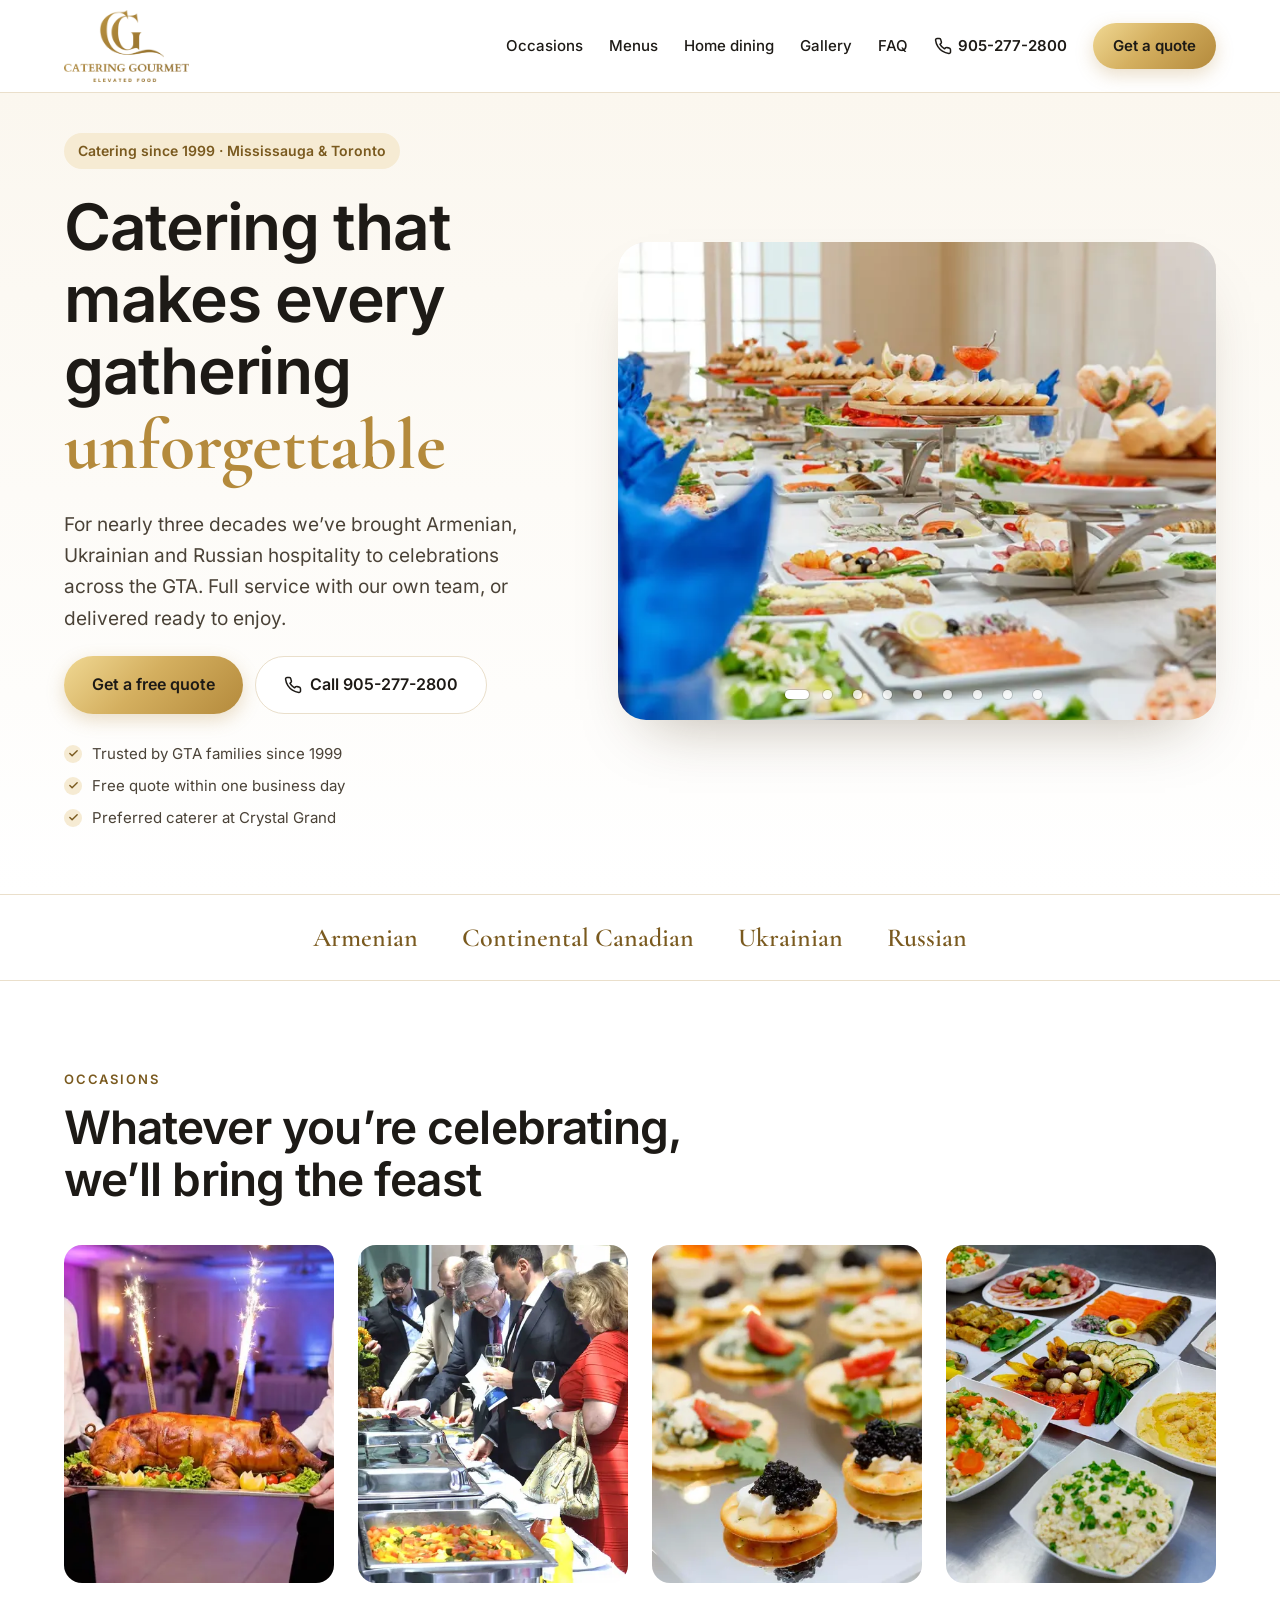
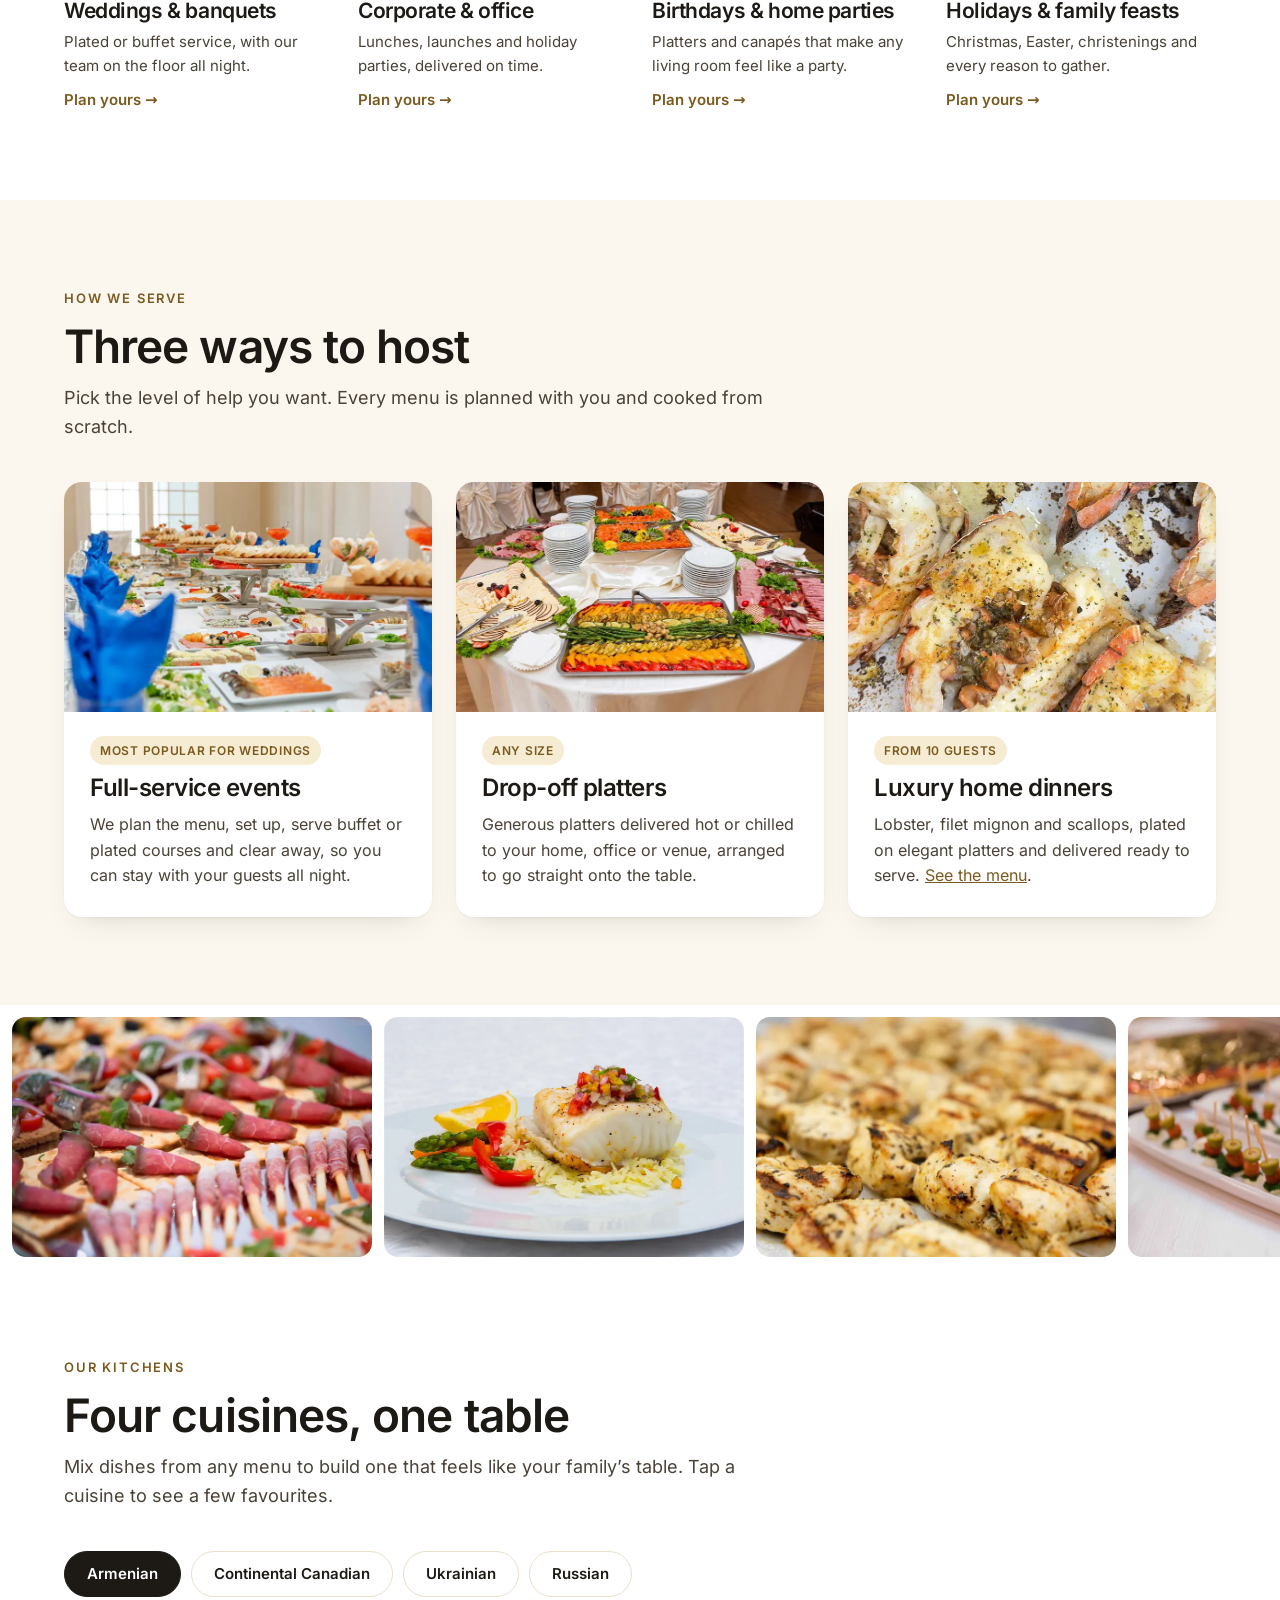
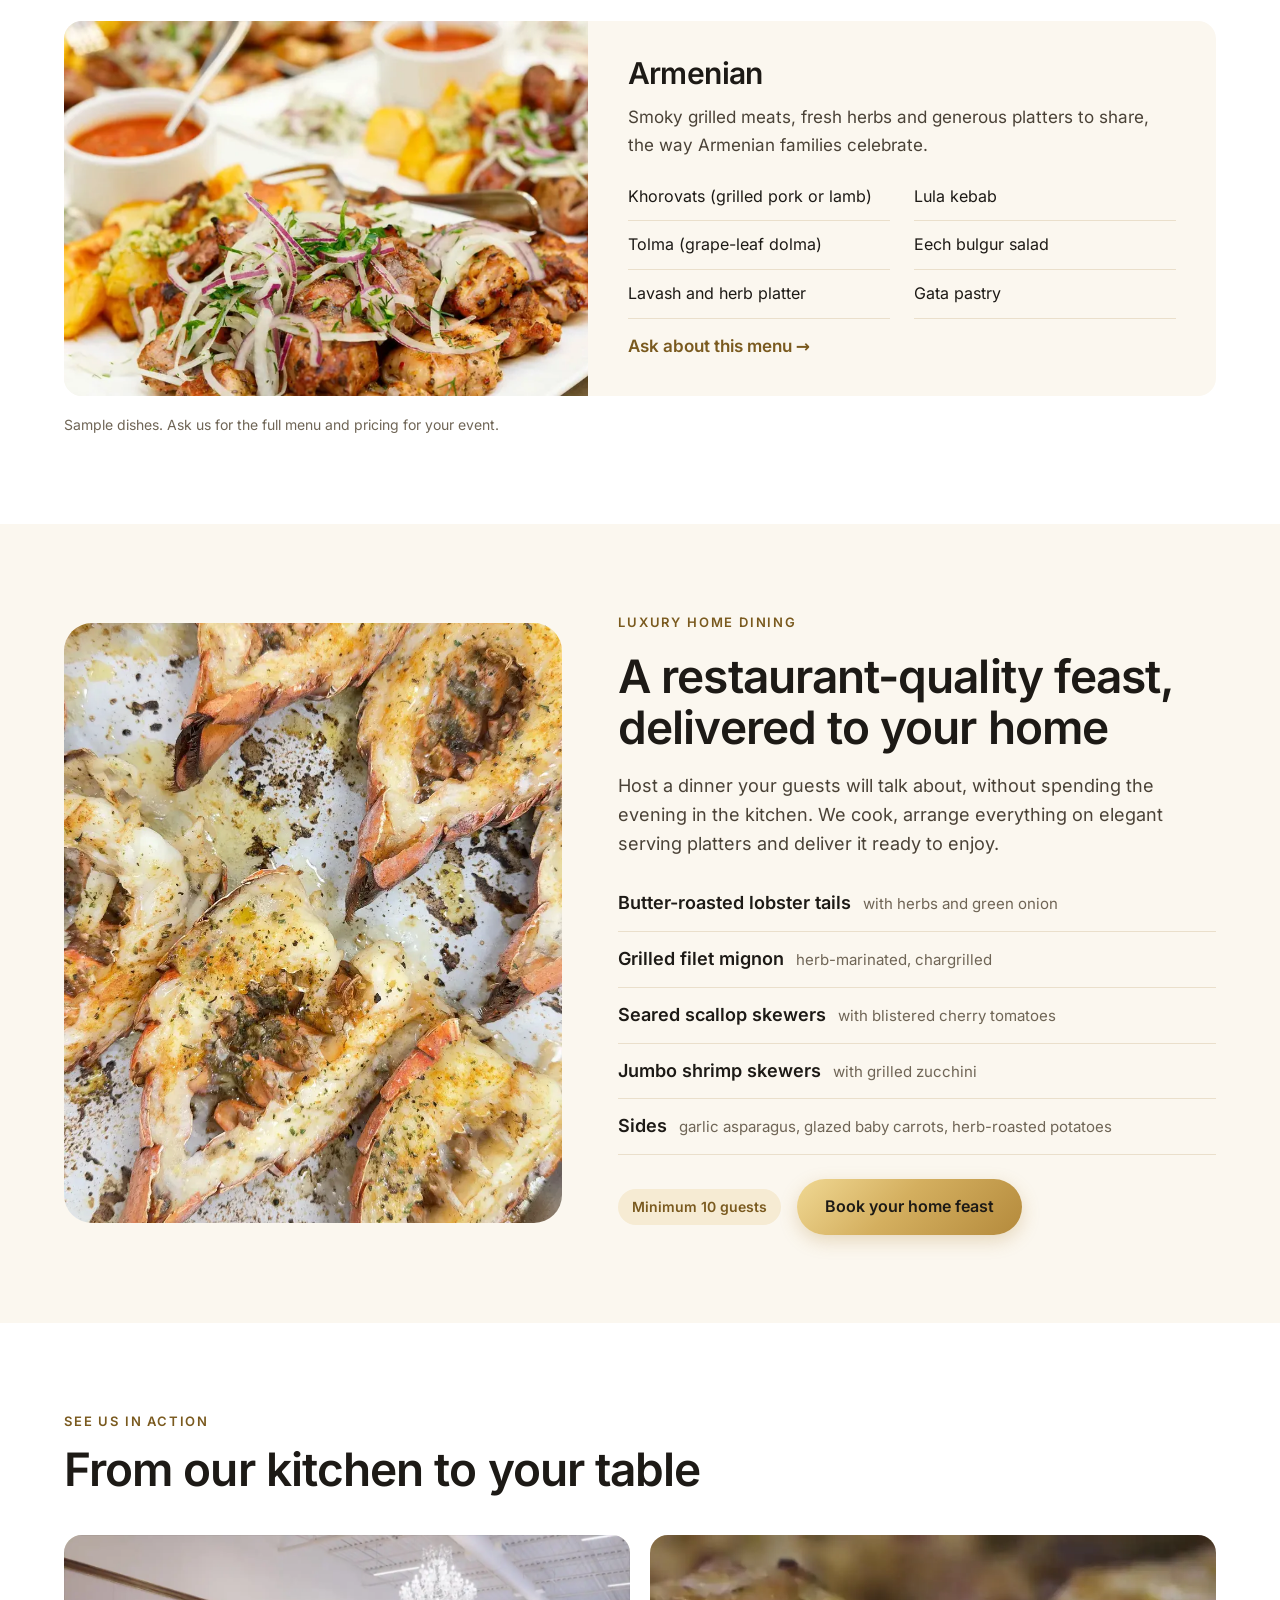
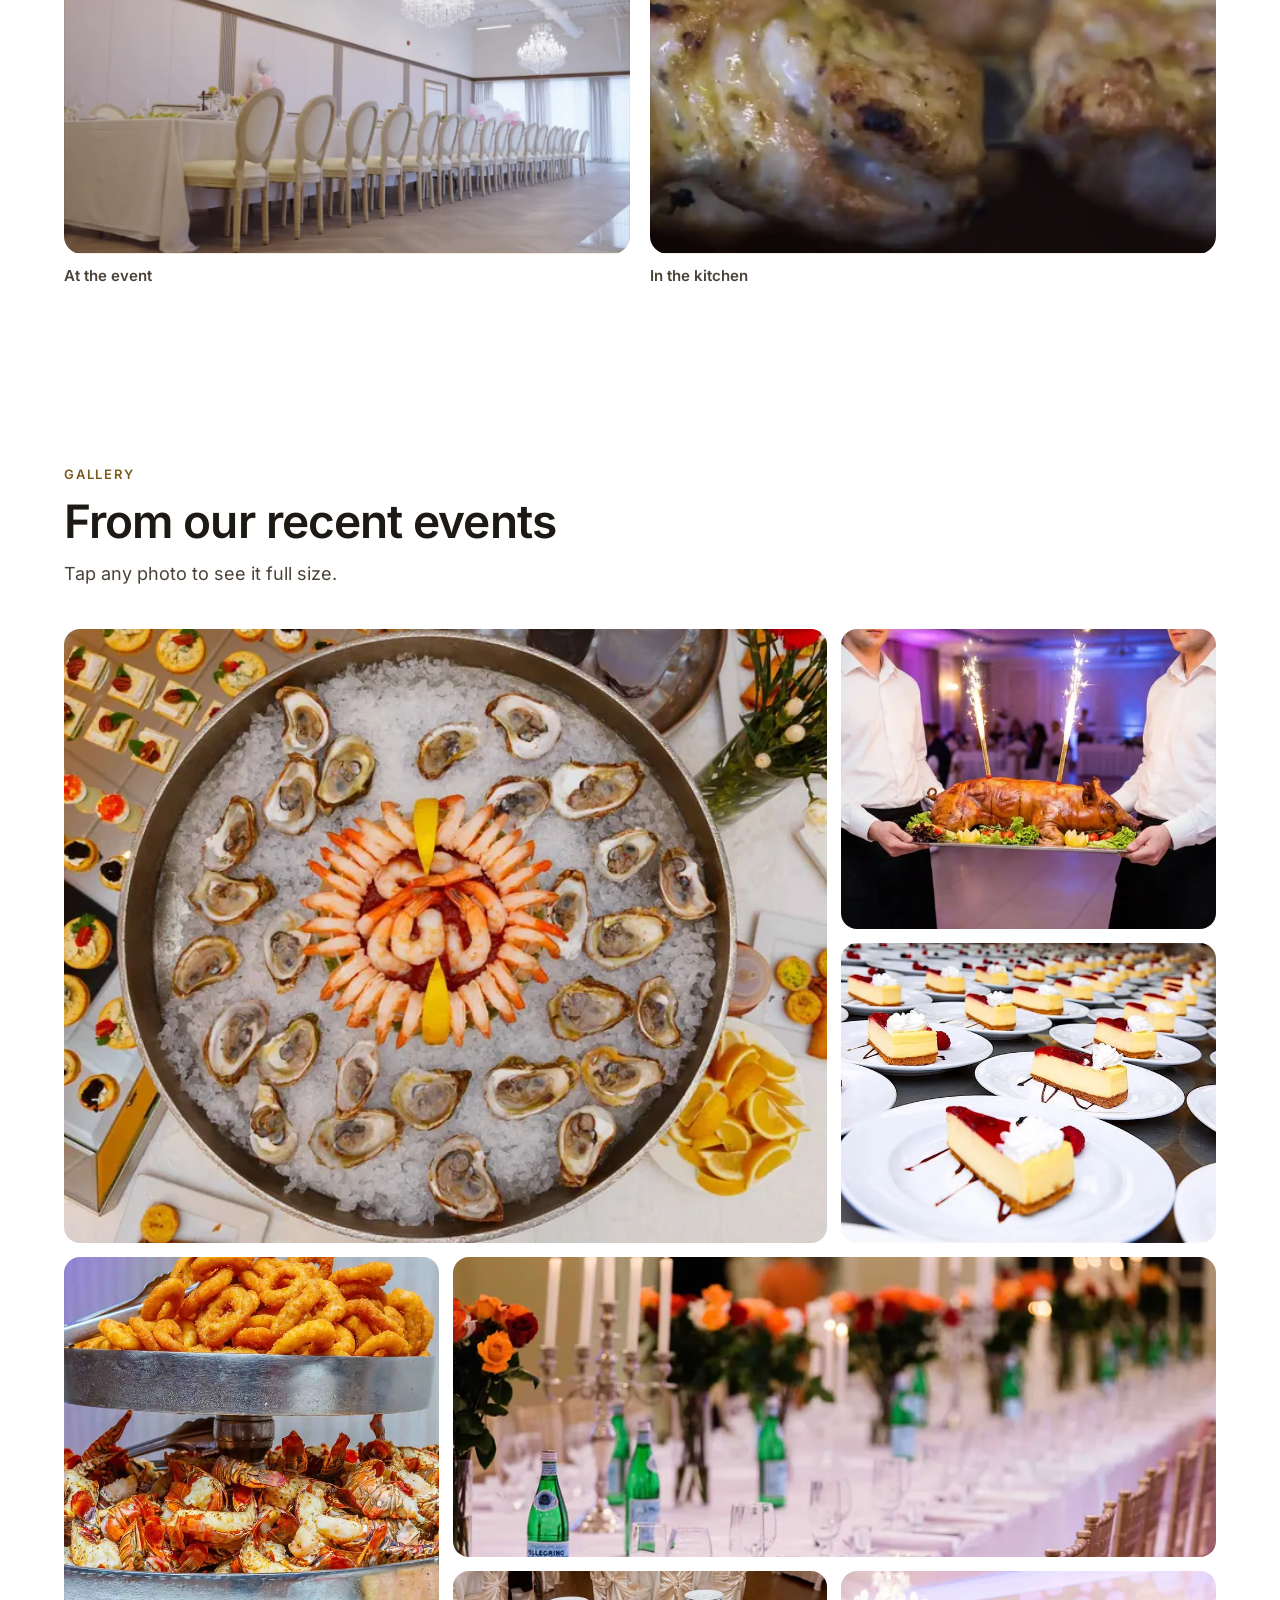
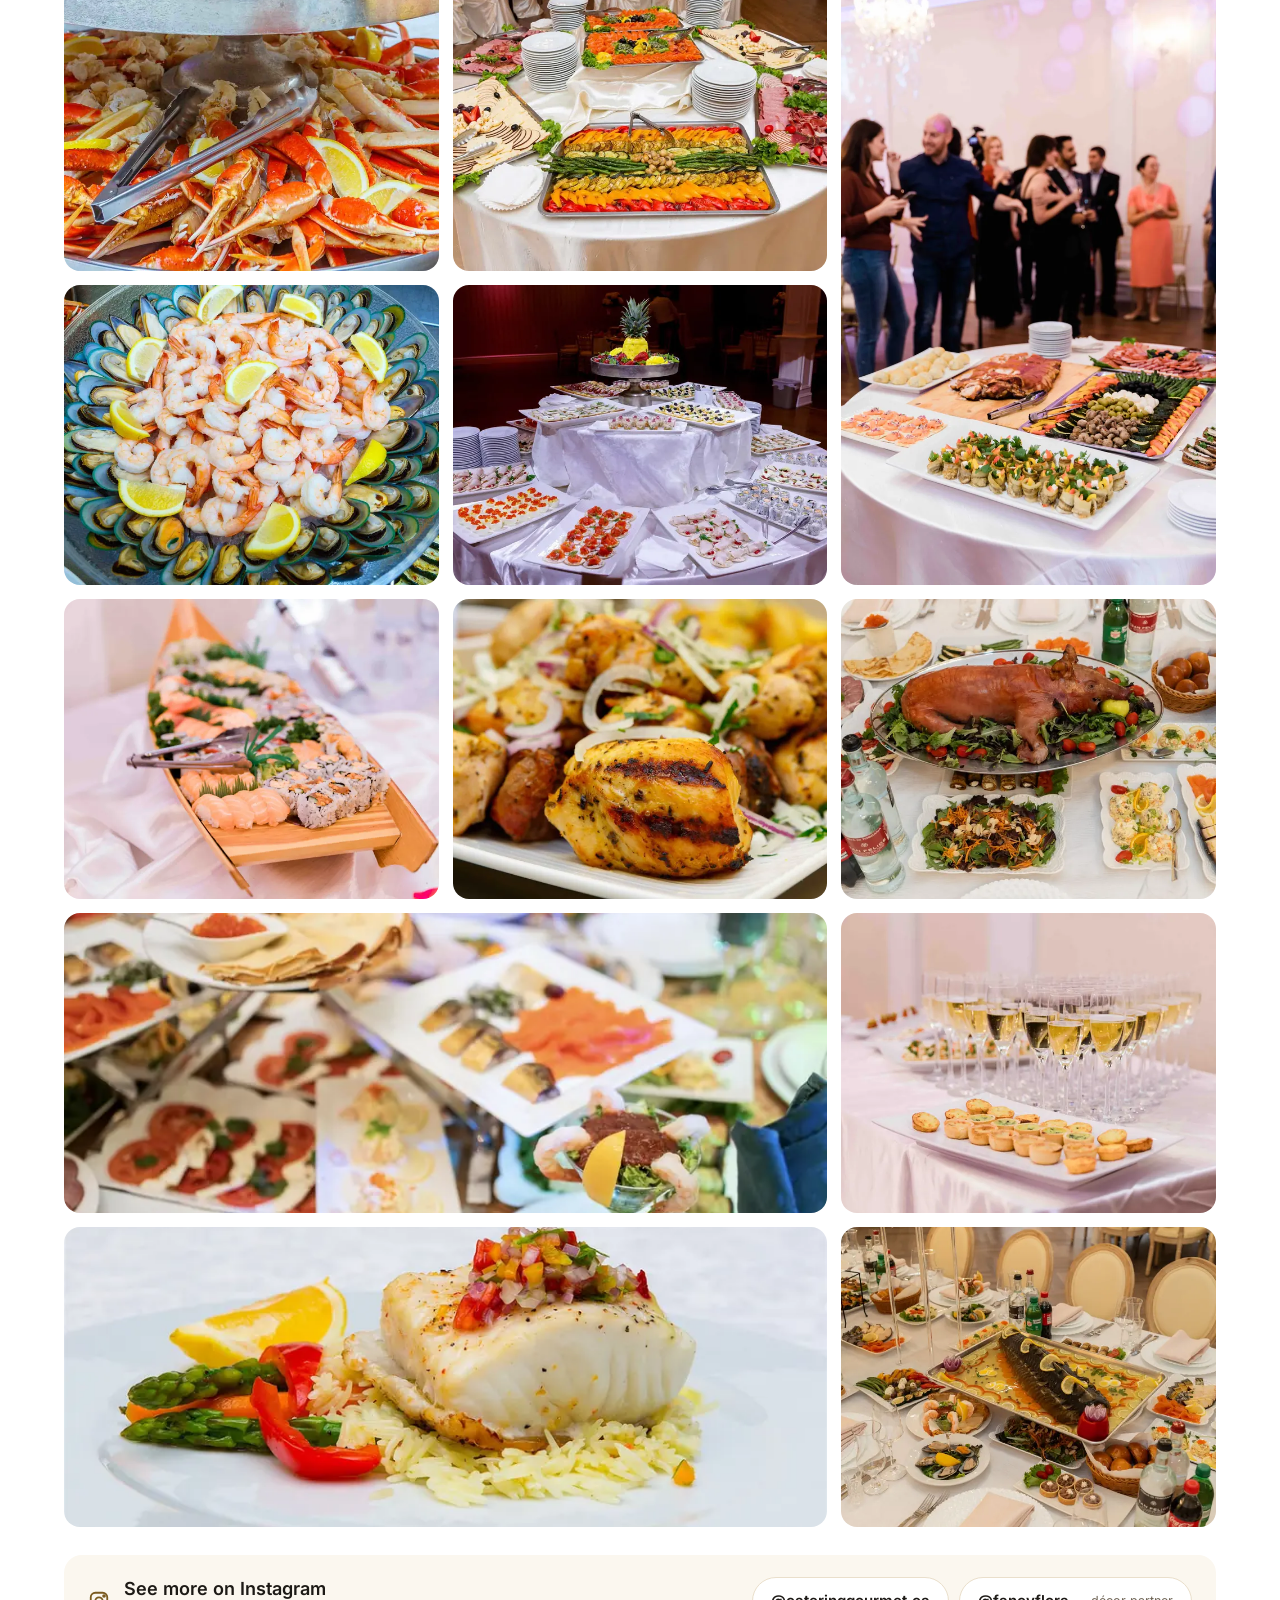
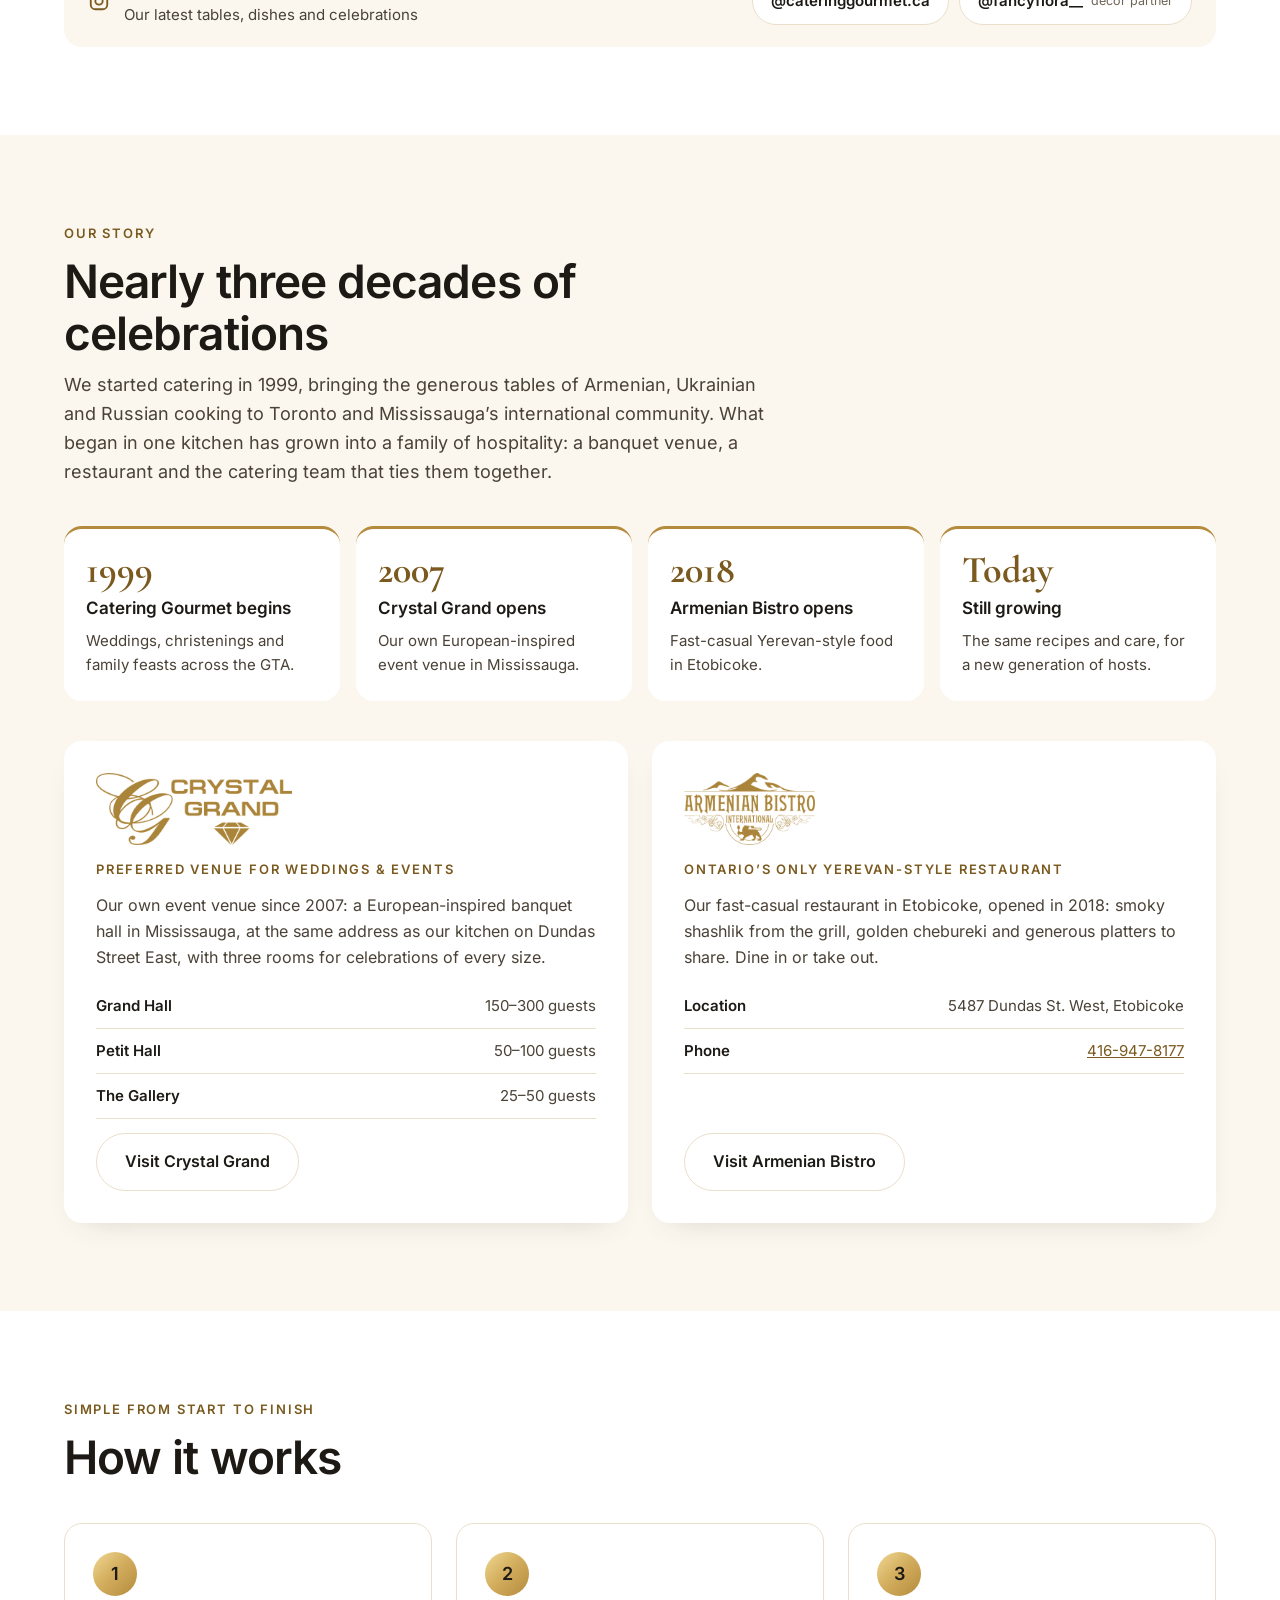
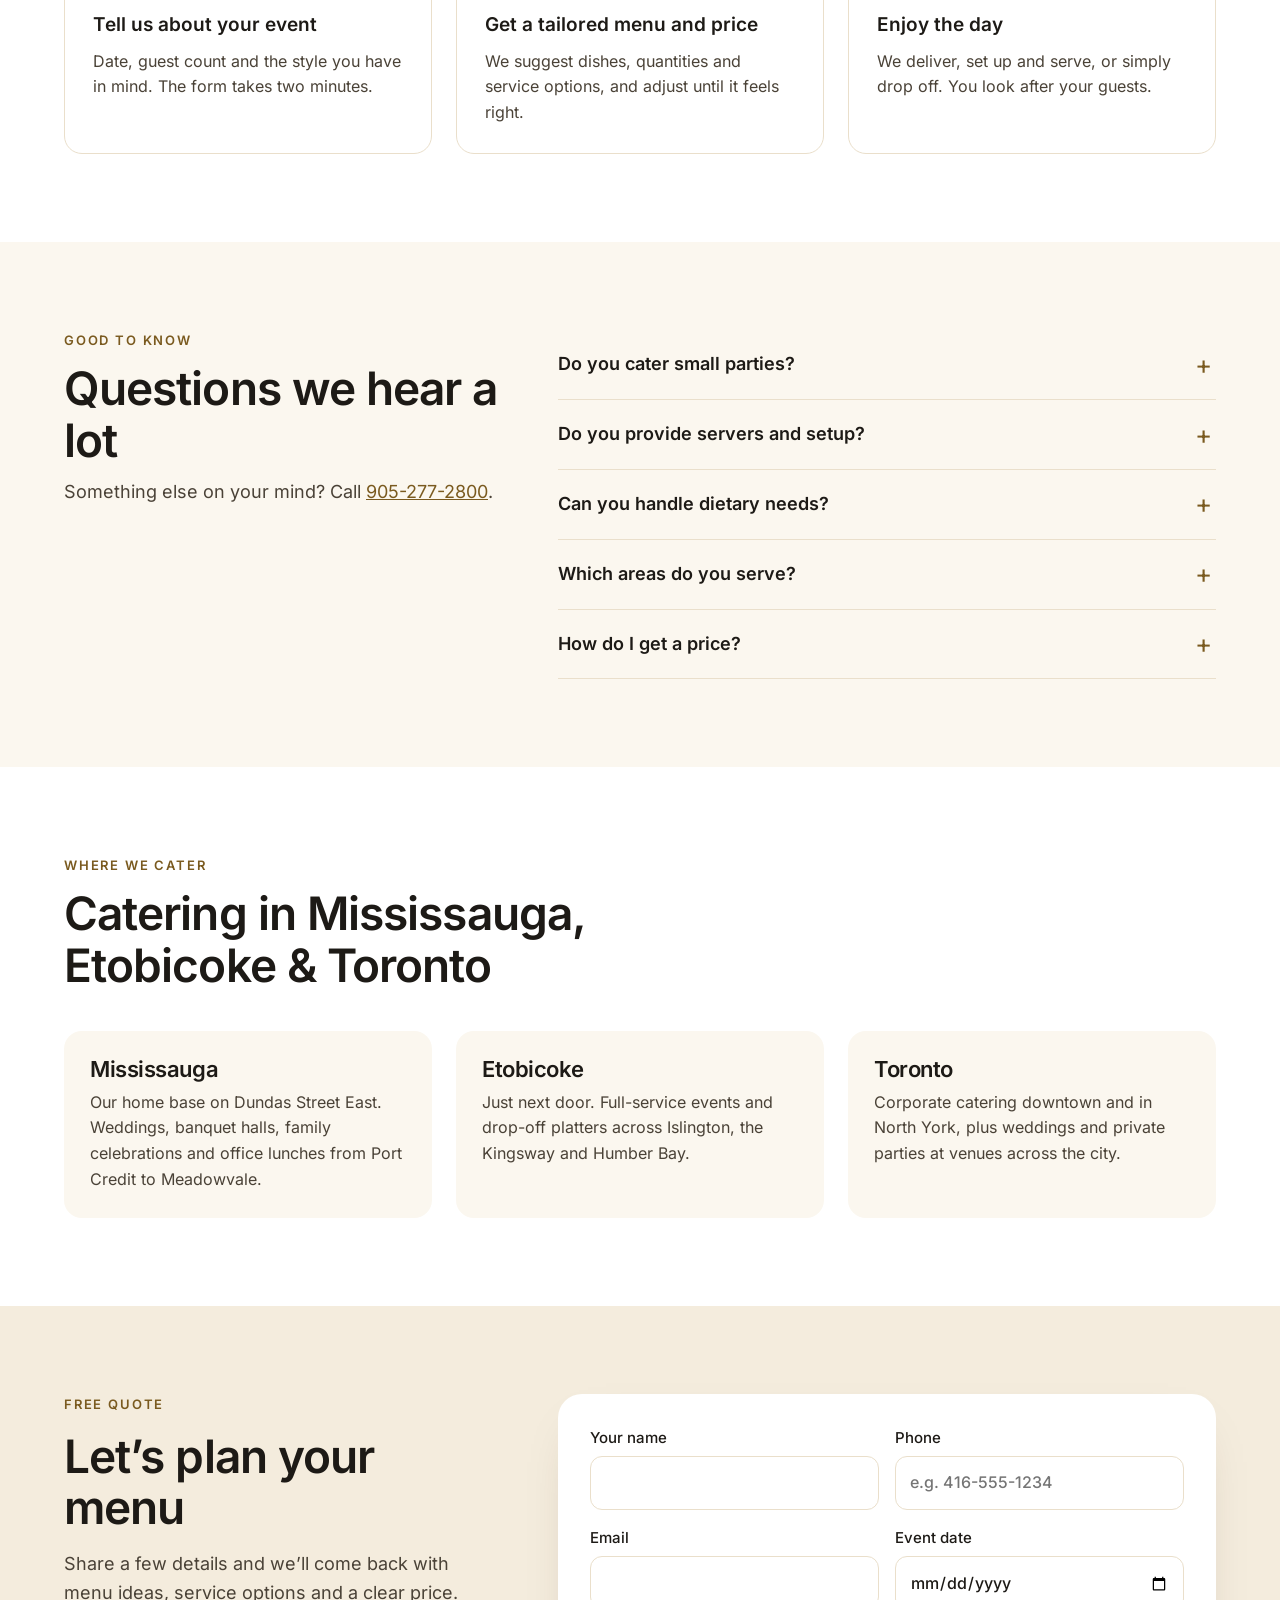
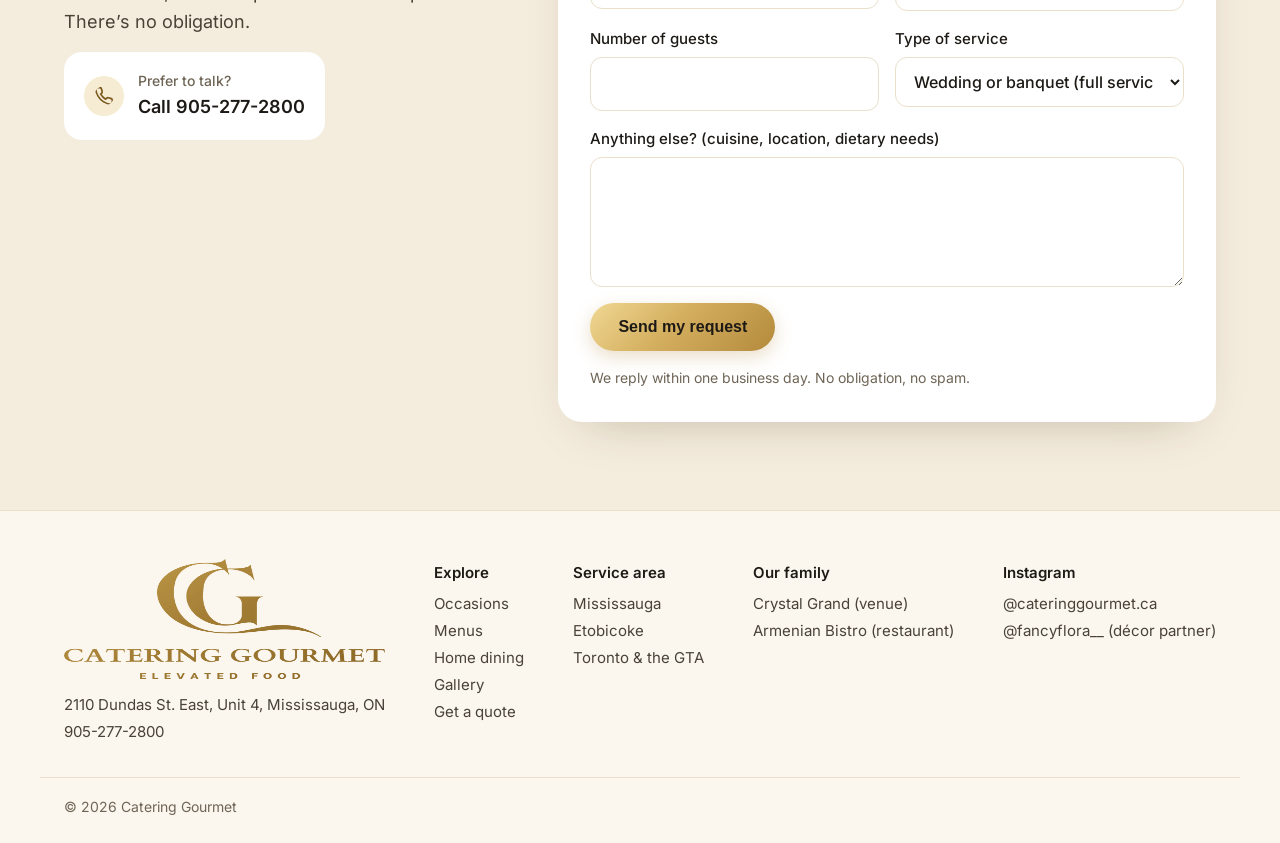
<file: index.html>
<!doctype html>
<html lang="en">
<head>
<meta charset="utf-8">
<meta name="viewport" content="width=device-width, initial-scale=1">
<title>Catering in Mississauga, Etobicoke &amp; Toronto | Catering Gourmet</title>
<meta name="description" content="Catering since 1999. Wedding, party and corporate catering in Mississauga, Etobicoke and Toronto. Full-service events, drop-off platters and luxury home dinners, with Armenian, Canadian, Ukrainian and Russian menus. Free quotes within one business day.">
<link rel="canonical" href="https://cateringgourmet.ca/">
<meta name="theme-color" content="#FFFFFF">
<meta property="og:title" content="Catering Gourmet | Catering in Mississauga, Etobicoke &amp; Toronto">
<meta property="og:description" content="Weddings, parties and office catering across Mississauga, Etobicoke and Toronto. Get a free quote.">
<meta property="og:image" content="https://cateringgourmet.ca/images/family-banquet.webp">
<meta property="og:type" content="website">
<meta property="og:url" content="https://cateringgourmet.ca/">
<meta property="og:locale" content="en_CA">
<meta name="geo.region" content="CA-ON">
<meta name="geo.placename" content="Mississauga">
<link rel="preload" as="image" href="images/family-banquet.webp" imagesrcset="images/family-banquet-800.webp 800w, images/family-banquet-1200.webp 1200w, images/family-banquet.webp 1800w" imagesizes="(max-width: 900px) 100vw, 60vw" fetchpriority="high">
<link rel="preload" as="font" type="font/woff2" href="fonts/inter-latin.woff2" crossorigin>
<link rel="preload" as="font" type="font/woff2" href="fonts/cormorant-garamond-latin.woff2" crossorigin>
<link rel="stylesheet" href="styles.css?v=20261127b">
<script type="application/ld+json">
{
  "@context": "https://schema.org",
  "@type": ["LocalBusiness", "FoodEstablishment"],
  "name": "Catering Gourmet",
  "description": "Full-service and drop-off catering for weddings, private events and corporate functions in Mississauga, Etobicoke and Toronto.",
  "url": "https://cateringgourmet.ca/",
  "logo": "https://cateringgourmet.ca/images/logo.png",
  "image": "https://cateringgourmet.ca/images/family-banquet.webp",
  "foundingDate": "1999",
  "telephone": "+1-905-277-2800",
  "servesCuisine": ["Armenian", "Canadian", "Ukrainian", "Russian"],
  "areaServed": [
    {"@type": "City", "name": "Mississauga"},
    {"@type": "Place", "name": "Etobicoke"},
    {"@type": "City", "name": "Toronto"}
  ],
  "sameAs": ["https://www.instagram.com/cateringgourmet.ca/"],
  "address": {
    "@type": "PostalAddress",
    "streetAddress": "2110 Dundas St. East, Unit 4",
    "addressLocality": "Mississauga",
    "addressRegion": "ON",
    "addressCountry": "CA"
  }
}
</script>
<script type="application/ld+json">
{"@context":"https://schema.org","@type":"FAQPage","mainEntity":[
    {"@type":"Question","name":"Do you cater small parties?","acceptedAnswer":{"@type":"Answer","text":"Yes. Our drop-off platters work for any size, and our luxury home menu starts at 10 guests."}},
    {"@type":"Question","name":"Do you provide servers and setup?","acceptedAnswer":{"@type":"Answer","text":"For full-service events our team sets up, serves buffet or plated courses and clears away afterwards. Drop-off orders arrive ready to serve."}},
    {"@type":"Question","name":"Can you handle dietary needs?","acceptedAnswer":{"@type":"Answer","text":"Tell us about allergies, vegetarian guests or other needs in the quote form and we'll plan the menu around them."}},
    {"@type":"Question","name":"Which areas do you serve?","acceptedAnswer":{"@type":"Answer","text":"Mississauga, Etobicoke and Toronto, and often Oakville, Brampton and the rest of the GTA. Just ask."}},
    {"@type":"Question","name":"How do I get a price?","acceptedAnswer":{"@type":"Answer","text":"Send the quote form or call 905-277-2800. We'll suggest a menu and give you a clear price, with no obligation."}}
]}
</script>
</head>
<body>

<header class="site-header">
  <div class="wrap bar">
    <a class="logo" href="#top"><img src="images/logo-gold.webp" alt="Catering Gourmet – Elevated Food" width="174" height="100"></a>
    <button class="menu-btn" type="button" aria-expanded="false" aria-controls="nav">Menu</button>
    <nav class="nav" id="nav" aria-label="Main">
      <a href="#occasions">Occasions</a>
      <a href="#menus">Menus</a>
      <a href="#luxury">Home dining</a>
      <a href="#gallery">Gallery</a>
      <a href="#faq">FAQ</a>
      <a class="phone" href="tel:+19052772800"><svg aria-hidden="true" width="18" height="18" viewBox="0 0 24 24" fill="none" stroke="currentColor" stroke-width="2" stroke-linecap="round" stroke-linejoin="round"><path d="M22 16.9v3a2 2 0 0 1-2.2 2 19.8 19.8 0 0 1-8.6-3.1 19.5 19.5 0 0 1-6-6A19.8 19.8 0 0 1 2.1 4.2 2 2 0 0 1 4.1 2h3a2 2 0 0 1 2 1.7c.1.9.4 1.8.7 2.7a2 2 0 0 1-.5 2.1L8 9.8a16 16 0 0 0 6 6l1.3-1.3a2 2 0 0 1 2.1-.4c.9.3 1.8.6 2.7.7a2 2 0 0 1 1.7 2z"/></svg>905-277-2800</a>
      <a class="btn btn-sm" href="#quote">Get a quote</a>
    </nav>
  </div>
</header>

<main id="top">
  <section class="hero">
    <div class="wrap hero-grid">
      <div class="hero-copy">
        <span class="pill">Catering since 1999 &middot; Mississauga &amp; Toronto</span>
        <h1>Catering that makes every gathering <span class="accent">unforgettable</span></h1>
        <p class="lead">For nearly three decades we&rsquo;ve brought Armenian, Ukrainian and Russian hospitality to celebrations across the GTA. Full service with our own team, or delivered ready to enjoy.</p>
        <div class="actions">
          <a class="btn" href="#quote">Get a free quote</a>
          <a class="btn btn-ghost" href="tel:+19052772800"><svg aria-hidden="true" width="18" height="18" viewBox="0 0 24 24" fill="none" stroke="currentColor" stroke-width="2" stroke-linecap="round" stroke-linejoin="round"><path d="M22 16.9v3a2 2 0 0 1-2.2 2 19.8 19.8 0 0 1-8.6-3.1 19.5 19.5 0 0 1-6-6A19.8 19.8 0 0 1 2.1 4.2 2 2 0 0 1 4.1 2h3a2 2 0 0 1 2 1.7c.1.9.4 1.8.7 2.7a2 2 0 0 1-.5 2.1L8 9.8a16 16 0 0 0 6 6l1.3-1.3a2 2 0 0 1 2.1-.4c.9.3 1.8.6 2.7.7a2 2 0 0 1 1.7 2z"/></svg>Call 905-277-2800</a>
        </div>
        <ul class="hero-points">
          <li>Trusted by GTA families since 1999</li>
          <li>Free quote within one business day</li>
                    <li>Preferred caterer at Crystal Grand</li>
        </ul>
      </div>
      <div class="hero-media" aria-label="Photos from our events">
        <div class="slides">
          <img class="slide is-on" src="images/family-banquet.webp" srcset="images/family-banquet-800.webp 800w, images/family-banquet-1200.webp 1200w, images/family-banquet.webp 1800w" sizes="(max-width: 900px) 100vw, 60vw" alt="Long banquet table set with appetizers and blue napkins in a bright hall" width="1800" height="1200" style="object-position:50% 50%" fetchpriority="high">
          <img class="slide" data-srcset="images/candlelit-table-800.webp 800w, images/candlelit-table-1200.webp 1200w, images/candlelit-table.webp 1800w" sizes="(max-width: 900px) 100vw, 60vw" alt="Long dinner table with candles, roses and gold chairs" width="1800" height="1200" style="object-position:50% 50%">
          <img class="slide" data-srcset="images/catering-gourmet-800.webp 800w, images/catering-gourmet-1200.webp 1200w, images/catering-gourmet.webp 1800w" sizes="(max-width: 900px) 100vw, 60vw" alt="Oysters and shrimp on ice beside trays of canapés" width="1800" height="1200" style="object-position:50% 50%">
          <img class="slide" data-srcset="images/antipasto-table-800.webp 800w, images/antipasto-table-1200.webp 1200w, images/antipasto-table.webp 1800w" sizes="(max-width: 900px) 100vw, 60vw" alt="Buffet table with grilled vegetables, cheeses, cured meats and smoked salmon" width="1800" height="1200" style="object-position:50% 55%">
          <img class="slide" data-srcset="images/lobster-800.webp 800w, images/lobster-1200.webp 1200w, images/lobster.webp 1800w" sizes="(max-width: 900px) 100vw, 60vw" alt="Seafood platter with calamari, crab legs, shrimp and mussels" width="1800" height="1200" style="object-position:50% 50%">
          <img class="slide" data-srcset="images/champagne-quiche-800.webp 800w, images/champagne-quiche-1200.webp 1200w, images/champagne-quiche.webp 1800w" sizes="(max-width: 900px) 100vw, 60vw" alt="Champagne flutes and mini quiches on a reception table" width="1800" height="1200" style="object-position:50% 60%">
          <img class="slide" data-srcset="images/shrimp-mussels-800.webp 800w, images/shrimp-mussels-1200.webp 1200w, images/shrimp-mussels.webp 1800w" sizes="(max-width: 900px) 100vw, 60vw" alt="Platter of shrimp and mussels with lemon" width="1800" height="1200" style="object-position:50% 50%">
          <img class="slide" data-srcset="images/wedding-toast-800.webp 800w, images/wedding-toast-1200.webp 1200w, images/wedding-toast.webp 2000w" sizes="(max-width: 900px) 100vw, 60vw" alt="Wedding guests raising a toast with the bride and groom" width="2000" height="1333" style="object-position:60% 35%">
          <img class="slide" data-srcset="images/cheesecake-800.webp 800w, images/cheesecake-1200.webp 1200w, images/cheesecake.webp 1800w" sizes="(max-width: 900px) 100vw, 60vw" alt="Rows of plated cheesecake with berry sauce and whipped cream" width="1800" height="1200" style="object-position:50% 50%">
        </div>
        <div class="dots"><button type="button" aria-label="Show photo 1" aria-current="true"></button><button type="button" aria-label="Show photo 2"></button><button type="button" aria-label="Show photo 3"></button><button type="button" aria-label="Show photo 4"></button><button type="button" aria-label="Show photo 5"></button><button type="button" aria-label="Show photo 6"></button><button type="button" aria-label="Show photo 7"></button><button type="button" aria-label="Show photo 8"></button><button type="button" aria-label="Show photo 9"></button></div>
      </div>
    </div>
  </section>

  <section class="cuisines" aria-label="Our cuisines">
    <div class="wrap"><span>Armenian</span><span>Continental Canadian</span><span>Ukrainian</span><span>Russian</span></div>
  </section>

  <section id="occasions" class="block">
    <div class="wrap">
      <div class="section-head">
        <span class="eyebrow">Occasions</span>
        <h2>Whatever you&rsquo;re celebrating, we&rsquo;ll bring the feast</h2>
      </div>
      <div class="occ-grid">
      <a class="occ" href="#quote">
        <div class="occ-img"><img src="images/suckling-pig-sparklers.webp" srcset="images/suckling-pig-sparklers-800.webp 800w, images/suckling-pig-sparklers-1200.webp 1200w, images/suckling-pig-sparklers.webp 1365w" sizes="(max-width: 700px) 85vw, 280px" alt="Servers presenting a roast suckling pig with sparklers" width="1365" height="768" loading="lazy"></div>
        <h3>Weddings &amp; banquets</h3><p>Plated or buffet service, with our team on the floor all night.</p><span class="link">Plan yours &rarr;</span>
      </a>
      <a class="occ" href="#quote">
        <div class="occ-img"><img src="images/corporate-buffet.webp" srcset="images/corporate-buffet-800.webp 800w, images/corporate-buffet-1200.webp 1200w, images/corporate-buffet.webp 1800w" sizes="(max-width: 700px) 85vw, 280px" alt="Guests serving themselves at a catered corporate buffet" width="1800" height="1200" loading="lazy"></div>
        <h3>Corporate &amp; office</h3><p>Lunches, launches and holiday parties, delivered on time.</p><span class="link">Plan yours &rarr;</span>
      </a>
      <a class="occ" href="#quote">
        <div class="occ-img"><img src="images/caviar-crackers.webp" srcset="images/caviar-crackers-800.webp 800w, images/caviar-crackers-1200.webp 1200w, images/caviar-crackers.webp 1800w" sizes="(max-width: 700px) 85vw, 280px" alt="Canapés topped with caviar, blue cheese and cherry tomato" width="1800" height="1200" loading="lazy"></div>
        <h3>Birthdays &amp; home parties</h3><p>Platters and canapés that make any living room feel like a party.</p><span class="link">Plan yours &rarr;</span>
      </a>
      <a class="occ" href="#quote">
        <div class="occ-img"><img src="images/kitchen-spread.webp" srcset="images/kitchen-spread-800.webp 800w, images/kitchen-spread-1200.webp 1200w, images/kitchen-spread.webp 1800w" sizes="(max-width: 700px) 85vw, 280px" alt="Bowls of Olivier salad, hummus, smoked fish and grilled vegetables" width="1800" height="1200" loading="lazy"></div>
        <h3>Holidays &amp; family feasts</h3><p>Christmas, Easter, christenings and every reason to gather.</p><span class="link">Plan yours &rarr;</span>
      </a>
      </div>
    </div>
  </section>

  <section id="services" class="block tint">
    <div class="wrap">
      <div class="section-head">
        <span class="eyebrow">How we serve</span>
        <h2>Three ways to host</h2>
        <p>Pick the level of help you want. Every menu is planned with you and cooked from scratch.</p>
      </div>
      <div class="ways">
        <article class="way">
          <img src="images/family-banquet.webp" srcset="images/family-banquet-800.webp 800w, images/family-banquet-1200.webp 1200w, images/family-banquet.webp 1800w" sizes="(max-width: 700px) 100vw, 380px" alt="Banquet table set for a full-service event" width="1800" height="1200" loading="lazy">
          <div class="way-body"><span class="tag">Most popular for weddings</span><h3>Full-service events</h3><p>We plan the menu, set up, serve buffet or plated courses and clear away, so you can stay with your guests all night.</p></div>
        </article>
        <article class="way">
          <img src="images/antipasto-table.webp" srcset="images/antipasto-table-800.webp 800w, images/antipasto-table-1200.webp 1200w, images/antipasto-table.webp 1800w" sizes="(max-width: 700px) 100vw, 380px" alt="Drop-off platters of grilled vegetables, cheeses and cured meats" width="1800" height="1200" loading="lazy">
          <div class="way-body"><span class="tag">Any size</span><h3>Drop-off platters</h3><p>Generous platters delivered hot or chilled to your home, office or venue, arranged to go straight onto the table.</p></div>
        </article>
        <article class="way">
          <img src="images/lux-spread.webp" srcset="images/lux-spread.webp 900w" sizes="(max-width: 700px) 100vw, 380px" alt="Butter-roasted lobster tails on a serving platter" width="900" height="1600" loading="lazy" style="object-position:50% 60%">
          <div class="way-body"><span class="tag">From 10 guests</span><h3>Luxury home dinners</h3><p>Lobster, filet mignon and scallops, plated on elegant platters and delivered ready to serve. <a href="#luxury">See the menu</a>.</p></div>
        </article>
      </div>
    </div>
  </section>

  <section class="strip" aria-label="Some of our dishes">
    <div class="strip-track">
        <img src="images/beef-canapes.webp" srcset="images/beef-canapes-800.webp 800w, images/beef-canapes-1200.webp 1200w, images/beef-canapes.webp 1800w" sizes="360px" alt="Cured beef and herring canapés" width="1800" height="1200" loading="lazy">
        <img src="images/sea-bass.webp" srcset="images/sea-bass-800.webp 800w, images/sea-bass-1200.webp 1200w, images/sea-bass.webp 1800w" sizes="360px" alt="Chilean sea bass with rice pilaf and vegetables" width="1800" height="1200" loading="lazy">
        <img src="images/chicken-shashlik.webp" srcset="images/chicken-shashlik-800.webp 800w, images/chicken-shashlik-1200.webp 1200w, images/chicken-shashlik.webp 1800w" sizes="360px" alt="Grilled chicken shashlik" width="1800" height="1200" loading="lazy">
        <img src="images/olive-skewers.webp" srcset="images/olive-skewers-800.webp 800w, images/olive-skewers-1200.webp 1200w, images/olive-skewers.webp 1800w" sizes="360px" alt="Olive and tomato skewers on white platters" width="1800" height="1200" loading="lazy">
        <img src="images/salmon-crackers.webp" srcset="images/salmon-crackers-800.webp 800w, images/salmon-crackers-1200.webp 1200w, images/salmon-crackers.webp 1800w" sizes="360px" alt="Smoked salmon canapés with red onion" width="1800" height="1200" loading="lazy">
        <img src="images/french-salad.webp" srcset="images/french-salad-800.webp 800w, images/french-salad-1200.webp 1200w, images/french-salad.webp 1800w" sizes="360px" alt="Mixed green salad with peppers and almonds" width="1800" height="1200" loading="lazy">
        <img src="images/duo-mains.webp" srcset="images/duo-mains-800.webp 800w, images/duo-mains-1200.webp 1200w, images/duo-mains.webp 1800w" sizes="360px" alt="Grilled filet mignon and chicken breast" width="1800" height="1200" loading="lazy">
        <img src="images/bbq-skewers.webp" srcset="images/bbq-skewers-800.webp 800w, images/bbq-skewers-1200.webp 1200w, images/bbq-skewers.webp 1800w" sizes="360px" alt="Pork shashlik on skewers" width="1800" height="1200" loading="lazy">
        <img src="images/canape-assortment.webp" srcset="images/canape-assortment-800.webp 800w, images/canape-assortment-1200.webp 1200w, images/canape-assortment.webp 1800w" sizes="360px" alt="Assorted caviar and cheese canapés" width="1800" height="1200" loading="lazy">
        <img src="images/antipasto-plate.webp" srcset="images/antipasto-plate-800.webp 800w, images/antipasto-plate-1200.webp 1200w, images/antipasto-plate.webp 1800w" sizes="360px" alt="Grilled vegetables, bocconcini and olives" width="1800" height="1200" loading="lazy">
        <img src="images/deli-platter.webp" srcset="images/deli-platter-800.webp 800w, images/deli-platter-1200.webp 1200w, images/deli-platter.webp 1800w" sizes="360px" alt="Platter of cured meats with parsley and tomatoes" width="1800" height="1200" loading="lazy">
        <img src="images/sturgeon.webp" srcset="images/sturgeon-800.webp 800w, images/sturgeon-1200.webp 1200w, images/sturgeon.webp 1800w" sizes="360px" alt="Whole sturgeon in aspic on a silver tray" width="1800" height="944" loading="lazy">
        <img src="images/sushi-boat.webp" srcset="images/sushi-boat-800.webp 800w, images/sushi-boat-1200.webp 1200w, images/sushi-boat.webp 1800w" sizes="360px" alt="Sushi boat with salmon nigiri and rolls" width="1800" height="1200" loading="lazy">
        <img src="images/pork-skewers.webp" srcset="images/pork-skewers-800.webp 800w, images/pork-skewers-1200.webp 1200w, images/pork-skewers.webp 1800w" sizes="360px" alt="Pork shashlik fresh off the grill" width="1800" height="1200" loading="lazy">
        <img src="images/canape-service.webp" srcset="images/canape-service-800.webp 800w, images/canape-service-1200.webp 1200w, images/canape-service.webp 1800w" sizes="360px" alt="Server arranging trays of canapés" width="1800" height="1200" loading="lazy">
    </div>
  </section>

  <section id="menus" class="block">
    <div class="wrap">
      <div class="section-head">
        <span class="eyebrow">Our kitchens</span>
        <h2>Four cuisines, one table</h2>
        <p>Mix dishes from any menu to build one that feels like your family&rsquo;s table. Tap a cuisine to see a few favourites.</p>
      </div>
      <div class="tabs" role="tablist" aria-label="Cuisines"><button class="tab" role="tab" id="tab-armenian" aria-controls="p-armenian" aria-selected="true">Armenian</button><button class="tab" role="tab" id="tab-canadian" aria-controls="p-canadian" aria-selected="false">Continental Canadian</button><button class="tab" role="tab" id="tab-ukrainian" aria-controls="p-ukrainian" aria-selected="false">Ukrainian</button><button class="tab" role="tab" id="tab-russian" aria-controls="p-russian" aria-selected="false">Russian</button></div>
    <div class="panel" role="tabpanel" id="p-armenian" aria-labelledby="tab-armenian">
      <div class="panel-img"><img src="images/shashlik-sauce.webp" srcset="images/shashlik-sauce-800.webp 800w, images/shashlik-sauce-1200.webp 1200w, images/shashlik-sauce.webp 1800w" sizes="(max-width: 800px) 100vw, 460px" alt="Platter of grilled shashlik with onions, potatoes and tomato sauce" width="1800" height="1200" loading="lazy"></div>
      <div class="panel-body">
        <h3>Armenian</h3>
        <p>Smoky grilled meats, fresh herbs and generous platters to share, the way Armenian families celebrate.</p>
        <ul class="dishes"><li>Khorovats (grilled pork or lamb)</li><li>Lula kebab</li><li>Tolma (grape-leaf dolma)</li><li>Eech bulgur salad</li><li>Lavash and herb platter</li><li>Gata pastry</li></ul>
        <a class="link" href="#quote">Ask about this menu &rarr;</a>
      </div>
    </div>
    <div class="panel" role="tabpanel" id="p-canadian" aria-labelledby="tab-canadian">
      <div class="panel-img"><img src="images/duo-mains.webp" srcset="images/duo-mains-800.webp 800w, images/duo-mains-1200.webp 1200w, images/duo-mains.webp 1800w" sizes="(max-width: 800px) 100vw, 460px" alt="Grilled filet mignon and chicken breast with vegetables" width="1800" height="1200" loading="lazy"></div>
      <div class="panel-body">
        <h3>Continental Canadian</h3>
        <p>Crowd-pleasing classics for mixed groups, offices and formal dinners.</p>
        <ul class="dishes"><li>Filet mignon or roast beef</li><li>Herb-grilled chicken breast</li><li>Chilean sea bass or salmon</li><li>Seasonal roasted vegetables</li><li>Garden and Caesar salads</li><li>Cheesecake and fruit platters</li></ul>
        <a class="link" href="#quote">Ask about this menu &rarr;</a>
      </div>
    </div>
    <div class="panel" role="tabpanel" id="p-ukrainian" aria-labelledby="tab-ukrainian">
      <div class="panel-img"><img src="images/kitchen-spread.webp" srcset="images/kitchen-spread-800.webp 800w, images/kitchen-spread-1200.webp 1200w, images/kitchen-spread.webp 1800w" sizes="(max-width: 800px) 100vw, 460px" alt="Spread of salads, smoked fish and appetizers" width="1800" height="1200" loading="lazy"></div>
      <div class="panel-body">
        <h3>Ukrainian</h3>
        <p>Comforting, colourful dishes rooted in Ukrainian home cooking.</p>
        <ul class="dishes"><li>Red borscht with pampushky</li><li>Varenyky (potato, cheese or cherry)</li><li>Holubtsi (cabbage rolls)</li><li>Chicken Kyiv</li><li>Deruny potato pancakes</li><li>Syrnyky</li></ul>
        <a class="link" href="#quote">Ask about this menu &rarr;</a>
      </div>
    </div>
    <div class="panel" role="tabpanel" id="p-russian" aria-labelledby="tab-russian">
      <div class="panel-img"><img src="images/sturgeon-whole.webp" srcset="images/sturgeon-whole-800.webp 800w, images/sturgeon-whole-1200.webp 1200w, images/sturgeon-whole.webp 1800w" sizes="(max-width: 800px) 100vw, 460px" alt="Whole sturgeon in aspic on a silver platter" width="1800" height="1200" loading="lazy"></div>
      <div class="panel-body">
        <h3>Russian</h3>
        <p>The classic zakuski table and hearty mains that make a banquet feel like home.</p>
        <ul class="dishes"><li>Olivier salad</li><li>Pelmeni</li><li>Beef stroganoff</li><li>Blini with salmon or caviar</li><li>Herring &ldquo;under a fur coat&rdquo;</li><li>Sturgeon in aspic</li></ul>
        <a class="link" href="#quote">Ask about this menu &rarr;</a>
      </div>
    </div>
      <p class="fineprint">Sample dishes. Ask us for the full menu and pricing for your event.</p>
    </div>
  </section>

  <section id="luxury" class="block tint">
    <div class="wrap lux">
      <div class="lux-photo"><img src="images/lux-spread.webp" srcset="images/lux-spread.webp 900w" sizes="(max-width: 800px) 100vw, 460px" alt="Butter-roasted lobster tails with herbs on a white serving platter" width="900" height="1600" loading="lazy"></div>
      <div class="lux-text">
        <span class="eyebrow">Luxury home dining</span>
        <h2>A restaurant-quality feast, delivered to your home</h2>
        <p>Host a dinner your guests will talk about, without spending the evening in the kitchen. We cook, arrange everything on elegant serving platters and deliver it ready to enjoy.</p>
        <ul class="lux-menu">
          <li><strong>Butter-roasted lobster tails</strong><span>with herbs and green onion</span></li>
          <li><strong>Grilled filet mignon</strong><span>herb-marinated, chargrilled</span></li>
          <li><strong>Seared scallop skewers</strong><span>with blistered cherry tomatoes</span></li>
          <li><strong>Jumbo shrimp skewers</strong><span>with grilled zucchini</span></li>
          <li><strong>Sides</strong><span>garlic asparagus, glazed baby carrots, herb-roasted potatoes</span></li>
        </ul>
        <div class="lux-foot"><span class="pill">Minimum 10 guests</span><a class="btn" href="#quote">Book your home feast</a></div>
      </div>
    </div>
  </section>

  <section class="block videos" aria-label="Videos">
    <div class="wrap">
      <div class="section-head">
        <span class="eyebrow">See us in action</span>
        <h2>From our kitchen to your table</h2>
      </div>
      <div class="reels">
        <figure class="reel"><video muted loop playsinline preload="none" data-poster="images/events-reel-poster.webp" aria-hidden="true" data-src="images/events-reel.mp4"></video><figcaption>At the event</figcaption></figure>
        <figure class="reel"><video muted loop playsinline preload="none" data-poster="images/kitchen-reel-poster.webp" aria-hidden="true" data-src="images/kitchen-reel.mp4"></video><figcaption>In the kitchen</figcaption></figure>
      </div>
    </div>
  </section>

  <section id="gallery" class="block">
    <div class="wrap">
      <div class="section-head">
        <span class="eyebrow">Gallery</span>
        <h2>From our recent events</h2>
        <p>Tap any photo to see it full size.</p>
      </div>
      <div class="gallery">
      <button type="button" class="photo big" data-full="images/catering-gourmet.webp" aria-label="View larger: Oysters and shrimp on ice beside trays of canapés"><img src="images/catering-gourmet.webp" srcset="images/catering-gourmet-800.webp 800w, images/catering-gourmet-1200.webp 1200w, images/catering-gourmet.webp 1800w" sizes="(max-width: 700px) 100vw, 600px" alt="Oysters and shrimp on ice beside trays of canapés" width="1800" height="1200" loading="lazy"></button>
      <button type="button" class="photo " data-full="images/suckling-pig-sparklers.webp" aria-label="View larger: Servers presenting a roast suckling pig with sparklers"><img src="images/suckling-pig-sparklers.webp" srcset="images/suckling-pig-sparklers-800.webp 800w, images/suckling-pig-sparklers-1200.webp 1200w, images/suckling-pig-sparklers.webp 1365w" sizes="(max-width: 700px) 100vw, 600px" alt="Servers presenting a roast suckling pig with sparklers" width="1365" height="768" loading="lazy"></button>
      <button type="button" class="photo " data-full="images/cheesecake.webp" aria-label="View larger: Rows of plated cheesecake"><img src="images/cheesecake.webp" srcset="images/cheesecake-800.webp 800w, images/cheesecake-1200.webp 1200w, images/cheesecake.webp 1800w" sizes="(max-width: 700px) 100vw, 600px" alt="Rows of plated cheesecake" width="1800" height="1200" loading="lazy"></button>
      <button type="button" class="photo tall" data-full="images/seafood-tower.webp" aria-label="View larger: Tower of calamari, lobster tails and crab legs"><img src="images/seafood-tower.webp" srcset="images/seafood-tower-800.webp 800w, images/seafood-tower.webp 1200w" sizes="(max-width: 700px) 100vw, 600px" alt="Tower of calamari, lobster tails and crab legs" width="1200" height="1800" loading="lazy"></button>
      <button type="button" class="photo wide" data-full="images/candlelit-table.webp" aria-label="View larger: Long dinner table with candles and roses"><img src="images/candlelit-table.webp" srcset="images/candlelit-table-800.webp 800w, images/candlelit-table-1200.webp 1200w, images/candlelit-table.webp 1800w" sizes="(max-width: 700px) 100vw, 600px" alt="Long dinner table with candles and roses" width="1800" height="1200" loading="lazy"></button>
      <button type="button" class="photo " data-full="images/antipasto-table.webp" aria-label="View larger: Buffet table of grilled vegetables, cheeses and cured meats"><img src="images/antipasto-table.webp" srcset="images/antipasto-table-800.webp 800w, images/antipasto-table-1200.webp 1200w, images/antipasto-table.webp 1800w" sizes="(max-width: 700px) 100vw, 600px" alt="Buffet table of grilled vegetables, cheeses and cured meats" width="1800" height="1200" loading="lazy"></button>
      <button type="button" class="photo tall" data-full="images/events-toronto.webp" aria-label="View larger: Guests at a catered event in Toronto"><img src="images/events-toronto.webp" srcset="images/events-toronto-800.webp 800w, images/events-toronto.webp 1200w" sizes="(max-width: 700px) 100vw, 600px" alt="Guests at a catered event in Toronto" width="1200" height="1800" loading="lazy"></button>
      <button type="button" class="photo " data-full="images/shrimp-mussels.webp" aria-label="View larger: Platter of shrimp and mussels"><img src="images/shrimp-mussels.webp" srcset="images/shrimp-mussels-800.webp 800w, images/shrimp-mussels-1200.webp 1200w, images/shrimp-mussels.webp 1800w" sizes="(max-width: 700px) 100vw, 600px" alt="Platter of shrimp and mussels" width="1800" height="1200" loading="lazy"></button>
      <button type="button" class="photo " data-full="images/canape-table.webp" aria-label="View larger: Round canapé table with a pineapple centrepiece"><img src="images/canape-table.webp" srcset="images/canape-table-800.webp 800w, images/canape-table-1200.webp 1200w, images/canape-table.webp 1800w" sizes="(max-width: 700px) 100vw, 600px" alt="Round canapé table with a pineapple centrepiece" width="1800" height="1200" loading="lazy"></button>
      <button type="button" class="photo " data-full="images/sushi-boat.webp" aria-label="View larger: Sushi boat with salmon nigiri"><img src="images/sushi-boat.webp" srcset="images/sushi-boat-800.webp 800w, images/sushi-boat-1200.webp 1200w, images/sushi-boat.webp 1800w" sizes="(max-width: 700px) 100vw, 600px" alt="Sushi boat with salmon nigiri" width="1800" height="1200" loading="lazy"></button>
      <button type="button" class="photo " data-full="images/shashlik-platter.webp" aria-label="View larger: Platter of grilled shashlik"><img src="images/shashlik-platter.webp" srcset="images/shashlik-platter-800.webp 800w, images/shashlik-platter-1200.webp 1200w, images/shashlik-platter.webp 1800w" sizes="(max-width: 700px) 100vw, 600px" alt="Platter of grilled shashlik" width="1800" height="1200" loading="lazy"></button>
      <button type="button" class="photo wide" data-full="images/family-style-zakuski.webp" aria-label="View larger: Smoked salmon, blini with red caviar and salads"><img src="images/family-style-zakuski.webp" srcset="images/family-style-zakuski-800.webp 800w, images/family-style-zakuski-1200.webp 1200w, images/family-style-zakuski.webp 1400w" sizes="(max-width: 700px) 100vw, 600px" alt="Smoked salmon, blini with red caviar and salads" width="1400" height="1010" loading="lazy"></button>
      <button type="button" class="photo wide" data-full="images/sea-bass.webp" aria-label="View larger: Chilean sea bass plated with vegetables"><img src="images/sea-bass.webp" srcset="images/sea-bass-800.webp 800w, images/sea-bass-1200.webp 1200w, images/sea-bass.webp 1800w" sizes="(max-width: 700px) 100vw, 600px" alt="Chilean sea bass plated with vegetables" width="1800" height="1200" loading="lazy"></button>
      <button type="button" class="photo " data-full="images/roast-suckling-pig.webp" aria-label="View larger: Whole roast suckling pig surrounded by salads"><img src="images/roast-suckling-pig.webp" srcset="images/roast-suckling-pig-800.webp 800w, images/roast-suckling-pig-1200.webp 1200w, images/roast-suckling-pig.webp 1400w" sizes="(max-width: 700px) 100vw, 600px" alt="Whole roast suckling pig surrounded by salads" width="1400" height="933" loading="lazy"></button>
      <button type="button" class="photo " data-full="images/champagne-quiche.webp" aria-label="View larger: Champagne and mini quiches"><img src="images/champagne-quiche.webp" srcset="images/champagne-quiche-800.webp 800w, images/champagne-quiche-1200.webp 1200w, images/champagne-quiche.webp 1800w" sizes="(max-width: 700px) 100vw, 600px" alt="Champagne and mini quiches" width="1800" height="1200" loading="lazy"></button>
      <button type="button" class="photo " data-full="images/banquet-table.webp" aria-label="View larger: Banquet table with a whole sturgeon and smoked fish"><img src="images/banquet-table.webp" srcset="images/banquet-table-800.webp 800w, images/banquet-table-1200.webp 1200w, images/banquet-table.webp 1600w" sizes="(max-width: 700px) 100vw, 600px" alt="Banquet table with a whole sturgeon and smoked fish" width="1600" height="1066" loading="lazy"></button>
      </div>
      <div class="ig-strip">
        <div class="ig-text"><svg aria-hidden="true" width="22" height="22" viewBox="0 0 24 24" fill="none" stroke="currentColor" stroke-width="2" stroke-linecap="round" stroke-linejoin="round"><rect x="3" y="3" width="18" height="18" rx="5"/><circle cx="12" cy="12" r="4"/><circle cx="17.5" cy="6.5" r="1" fill="currentColor"/></svg><span><strong>See more on Instagram</strong>Our latest tables, dishes and celebrations</span></div>
        <div class="ig-links">
          <a class="btn btn-ghost" href="https://www.instagram.com/cateringgourmet.ca/" target="_blank" rel="noopener">@cateringgourmet.ca</a>
          <a class="btn btn-ghost" href="https://www.instagram.com/fancyflora__/" target="_blank" rel="noopener">@fancyflora__ <small>d&eacute;cor partner</small></a>
        </div>
      </div>
      <dialog class="lightbox" aria-label="Photo viewer">
        <img alt="">
        <button type="button" class="lb-close" aria-label="Close">&times;</button>
        <button type="button" class="lb-prev" aria-label="Previous photo">&#8249;</button>
        <button type="button" class="lb-next" aria-label="Next photo">&#8250;</button>
      </dialog>
    </div>
  </section>

  <section id="family" class="block tint">
    <div class="wrap">
      <div class="section-head">
        <span class="eyebrow">Our story</span>
        <h2>Nearly three decades of celebrations</h2>
        <p>We started catering in 1999, bringing the generous tables of Armenian, Ukrainian and Russian cooking to Toronto and Mississauga&rsquo;s international community. What began in one kitchen has grown into a family of hospitality: a banquet venue, a restaurant and the catering team that ties them together.</p>
      </div>
      <ol class="timeline">
        <li><span class="year">1999</span><strong>Catering Gourmet begins</strong><span>Weddings, christenings and family feasts across the GTA.</span></li>
        <li><span class="year">2007</span><strong>Crystal Grand opens</strong><span>Our own European-inspired event venue in Mississauga.</span></li>
        <li><span class="year">2018</span><strong>Armenian Bistro opens</strong><span>Fast-casual Yerevan-style food in Etobicoke.</span></li>
        <li><span class="year">Today</span><strong>Still growing</strong><span>The same recipes and care, for a new generation of hosts.</span></li>
      </ol>
      <div class="family">
        <article>
          <img class="family-logo" src="images/crystal-grand-logo.webp" alt="Crystal Grand" width="272" height="100" loading="lazy">
          <span class="eyebrow">Preferred venue for weddings &amp; events</span>
          <p>Our own event venue since 2007: a European-inspired banquet hall in Mississauga, at the same address as our kitchen on Dundas Street East, with three rooms for celebrations of every size.</p>
          <ul>
            <li><strong>Grand Hall</strong><span>150&ndash;300 guests</span></li>
            <li><strong>Petit Hall</strong><span>50&ndash;100 guests</span></li>
            <li><strong>The Gallery</strong><span>25&ndash;50 guests</span></li>
          </ul>
          <a class="btn btn-ghost" href="https://crystalgrand.ca/" target="_blank" rel="noopener">Visit Crystal Grand</a>
        </article>
        <article>
          <img class="family-logo" src="images/armenian-bistro-logo.webp" alt="Armenian Bistro" width="182" height="100" loading="lazy">
          <span class="eyebrow">Ontario&rsquo;s only Yerevan-style restaurant</span>
          <p>Our fast-casual restaurant in Etobicoke, opened in 2018: smoky shashlik from the grill, golden chebureki and generous platters to share. Dine in or take out.</p>
          <ul>
            <li><strong>Location</strong><span>5487 Dundas St. West, Etobicoke</span></li>
            <li><strong>Phone</strong><span><a href="tel:+14169478177">416-947-8177</a></span></li>
          </ul>
          <a class="btn btn-ghost" href="https://armenianbistro.ca/" target="_blank" rel="noopener">Visit Armenian Bistro</a>
        </article>
      </div>
    </div>
  </section>

  <section id="how" class="block">
    <div class="wrap">
      <div class="section-head"><span class="eyebrow">Simple from start to finish</span><h2>How it works</h2></div>
      <ol class="steps">
        <li><span class="num">1</span><strong>Tell us about your event</strong><span>Date, guest count and the style you have in mind. The form takes two minutes.</span></li>
        <li><span class="num">2</span><strong>Get a tailored menu and price</strong><span>We suggest dishes, quantities and service options, and adjust until it feels right.</span></li>
        <li><span class="num">3</span><strong>Enjoy the day</strong><span>We deliver, set up and serve, or simply drop off. You look after your guests.</span></li>
      </ol>
    </div>
  </section>

  <section id="faq" class="block tint">
    <div class="wrap faq-grid">
      <div class="section-head">
        <span class="eyebrow">Good to know</span>
        <h2>Questions we hear a lot</h2>
        <p>Something else on your mind? Call <a href="tel:+19052772800">905-277-2800</a>.</p>
      </div>
      <div class="faq">
      <details><summary>Do you cater small parties?</summary><p>Yes. Our drop-off platters work for any size, and our luxury home menu starts at 10 guests.</p></details>
      <details><summary>Do you provide servers and setup?</summary><p>For full-service events our team sets up, serves buffet or plated courses and clears away afterwards. Drop-off orders arrive ready to serve.</p></details>
      <details><summary>Can you handle dietary needs?</summary><p>Tell us about allergies, vegetarian guests or other needs in the quote form and we&rsquo;ll plan the menu around them.</p></details>
      <details><summary>Which areas do you serve?</summary><p>Mississauga, Etobicoke and Toronto, and often Oakville, Brampton and the rest of the GTA. Just ask.</p></details>
      <details><summary>How do I get a price?</summary><p>Send the quote form or call <a href="tel:+19052772800">905-277-2800</a>. We&rsquo;ll suggest a menu and give you a clear price, with no obligation.</p></details>
      </div>
    </div>
  </section>

  <section id="areas" class="block">
    <div class="wrap">
      <div class="section-head">
        <span class="eyebrow">Where we cater</span>
        <h2>Catering in Mississauga, Etobicoke &amp; Toronto</h2>
      </div>
      <div class="areas">
        <article><h3>Mississauga</h3><p>Our home base on Dundas Street East. Weddings, banquet halls, family celebrations and office lunches from Port Credit to Meadowvale.</p></article>
        <article><h3>Etobicoke</h3><p>Just next door. Full-service events and drop-off platters across Islington, the Kingsway and Humber Bay.</p></article>
        <article><h3>Toronto</h3><p>Corporate catering downtown and in North York, plus weddings and private parties at venues across the city.</p></article>
      </div>
    </div>
  </section>

  <section id="quote" class="block quote">
    <div class="wrap quote-grid">
      <div class="quote-intro">
        <span class="eyebrow">Free quote</span>
        <h2>Let&rsquo;s plan your menu</h2>
        <p>Share a few details and we&rsquo;ll come back with menu ideas, service options and a clear price. There&rsquo;s no obligation.</p>
        <a class="call-card" href="tel:+19052772800"><svg aria-hidden="true" width="18" height="18" viewBox="0 0 24 24" fill="none" stroke="currentColor" stroke-width="2" stroke-linecap="round" stroke-linejoin="round"><path d="M22 16.9v3a2 2 0 0 1-2.2 2 19.8 19.8 0 0 1-8.6-3.1 19.5 19.5 0 0 1-6-6A19.8 19.8 0 0 1 2.1 4.2 2 2 0 0 1 4.1 2h3a2 2 0 0 1 2 1.7c.1.9.4 1.8.7 2.7a2 2 0 0 1-.5 2.1L8 9.8a16 16 0 0 0 6 6l1.3-1.3a2 2 0 0 1 2.1-.4c.9.3 1.8.6 2.7.7a2 2 0 0 1 1.7 2z"/></svg><span><strong>Prefer to talk?</strong>Call 905-277-2800</span></a>
      </div>
      <form name="quote" method="POST" action="/thank-you.html" data-netlify="true" netlify-honeypot="company-website">
        <input type="hidden" name="form-name" value="quote">
        <p class="hidden-field"><label>Leave this empty <input name="company-website"></label></p>
        <label>Your name<input type="text" name="name" autocomplete="name" required></label>
        <label>Phone<input type="tel" name="phone" autocomplete="tel" required inputmode="tel" placeholder="e.g. 416-555-1234" pattern="\D*(\d\D*){10,}" title="Please enter a phone number with area code, e.g. 416-555-1234"></label>
        <label>Email<input type="email" name="email" autocomplete="email" required></label>
        <label>Event date<input type="date" name="event-date"></label>
        <label>Number of guests<input type="number" name="guests" min="1"></label>
        <label>Type of service
          <select name="service">
            <option>Wedding or banquet (full service)</option>
            <option>Birthday or home party</option>
            <option>Luxury home drop-off (10+ guests)</option>
            <option>Drop-off platters</option>
            <option>Corporate / office</option>
            <option>Not sure yet</option>
          </select>
        </label>
        <label class="full">Anything else? (cuisine, location, dietary needs)<textarea name="message" rows="4"></textarea></label>
        <button class="btn full" type="submit">Send my request</button>
        <p class="form-note full">We reply within one business day. No obligation, no spam.</p>
      </form>
    </div>
  </section>
</main>

<footer class="site-footer">
  <div class="wrap">
    <div><img class="footer-logo" src="images/logo-gold.webp" alt="Catering Gourmet" width="261" height="150" loading="lazy"><span>2110 Dundas St. East, Unit 4, Mississauga, ON</span><a href="tel:+19052772800">905-277-2800</a></div>
    <div><strong>Explore</strong><a href="#occasions">Occasions</a><a href="#menus">Menus</a><a href="#luxury">Home dining</a><a href="#gallery">Gallery</a><a href="#quote">Get a quote</a></div>
    <div><strong>Service area</strong><span>Mississauga</span><span>Etobicoke</span><span>Toronto &amp; the GTA</span></div>
    <div><strong>Our family</strong><a href="https://crystalgrand.ca/" target="_blank" rel="noopener">Crystal Grand (venue)</a><a href="https://armenianbistro.ca/" target="_blank" rel="noopener">Armenian Bistro (restaurant)</a></div>
    <div><strong>Instagram</strong><a href="https://www.instagram.com/cateringgourmet.ca/" target="_blank" rel="noopener">@cateringgourmet.ca</a><a href="https://www.instagram.com/fancyflora__/" target="_blank" rel="noopener">@fancyflora__ (d&eacute;cor partner)</a></div>
  </div>
  <div class="wrap legal">&copy; <span id="year">2026</span> Catering Gourmet</div>
</footer>

<div class="mobile-bar">
  <a href="tel:+19052772800"><svg aria-hidden="true" width="18" height="18" viewBox="0 0 24 24" fill="none" stroke="currentColor" stroke-width="2" stroke-linecap="round" stroke-linejoin="round"><path d="M22 16.9v3a2 2 0 0 1-2.2 2 19.8 19.8 0 0 1-8.6-3.1 19.5 19.5 0 0 1-6-6A19.8 19.8 0 0 1 2.1 4.2 2 2 0 0 1 4.1 2h3a2 2 0 0 1 2 1.7c.1.9.4 1.8.7 2.7a2 2 0 0 1-.5 2.1L8 9.8a16 16 0 0 0 6 6l1.3-1.3a2 2 0 0 1 2.1-.4c.9.3 1.8.6 2.7.7a2 2 0 0 1 1.7 2z"/></svg>Call</a>
  <a class="btn" href="#quote">Get a free quote</a>
</div>

<script src="site.js?v=20261127" defer></script>
</body>
</html>
</file>
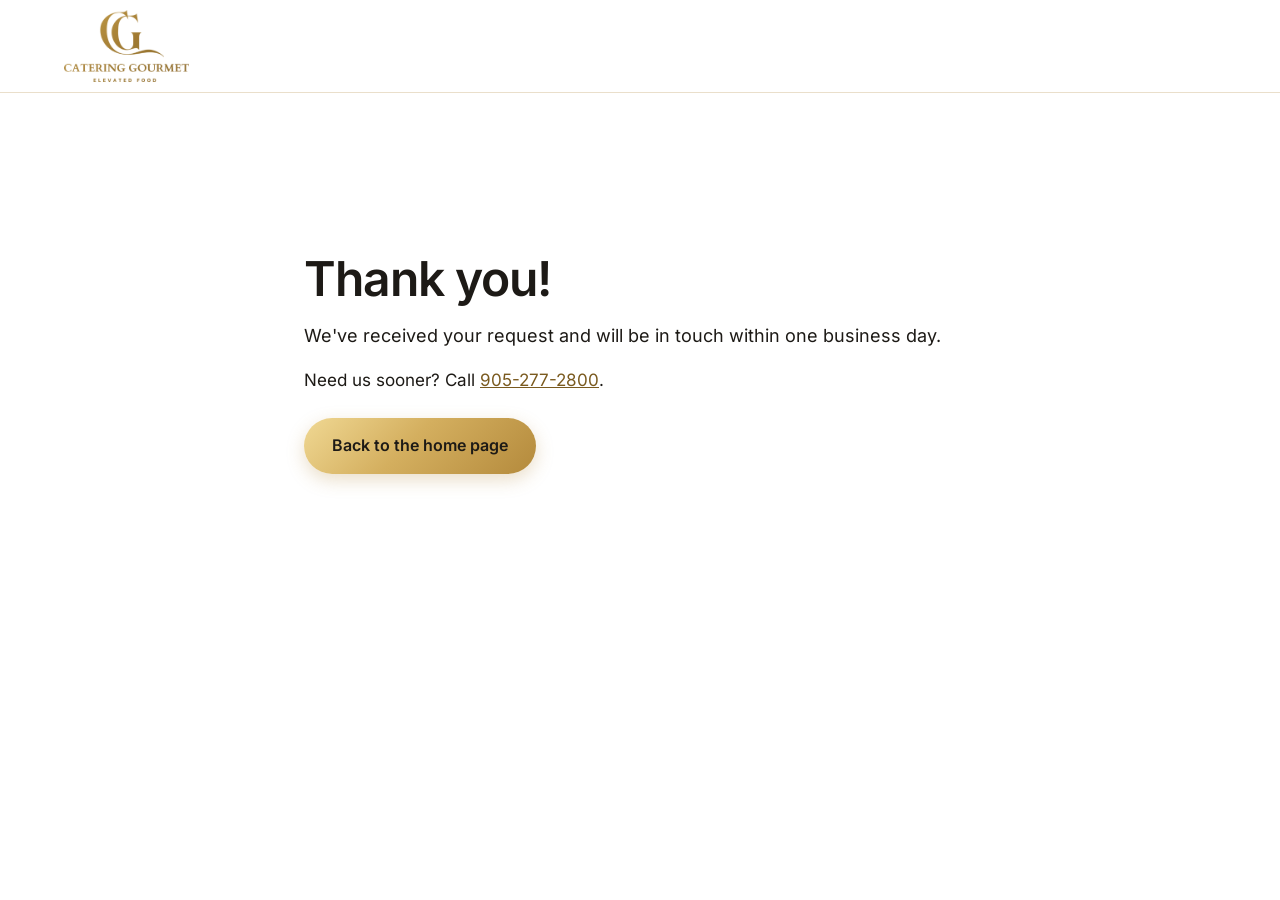
<file: thank-you.html>
<!doctype html>
<html lang="en">
<head>
<meta charset="utf-8">
<meta name="viewport" content="width=device-width, initial-scale=1">
<title>Thank you | Catering Gourmet</title>
<meta name="robots" content="noindex">
<link rel="stylesheet" href="styles.css?v=20261127b">
</head>
<body>
<header class="site-header">
  <div class="wrap bar"><a class="logo" href="/"><img src="images/logo-gold.webp" alt="Catering Gourmet" width="174" height="100"></a></div>
</header>
<main class="wrap" style="padding-top:64px;padding-bottom:64px;min-height:60vh;display:flex;flex-direction:column;gap:16px;justify-content:center;max-width:720px">
  <h1 style="font-size:48px">Thank you!</h1>
  <p style="font-size:18px;margin:0">We've received your request and will be in touch within one business day.</p>
  <p style="margin:0">Need us sooner? Call <a href="tel:+19052772800">905-277-2800</a>.</p>
  <p style="margin:8px 0 0"><a class="btn" href="/">Back to the home page</a></p>
</main>
</body>
</html>
</file>
<file: styles.css>
@font-face{font-family:'Cormorant Garamond';font-style:normal;font-weight:600 700;font-display:swap;src:url(fonts/cormorant-garamond-latin.woff2) format('woff2')}
@font-face{font-family:Inter;font-style:normal;font-weight:400 600;font-display:swap;src:url(fonts/inter-latin.woff2) format('woff2')}
:root{
  --white:#FFFFFF; --cream:#FBF7EF; --sand:#F4ECDD; --line:#EADFCB;
  --ink:#1D1A16; --ink-2:#4A4237; --muted:#6F6556;
  --gold:#B48A3C; --gold-dark:#7A5A1F; --gold-soft:#F6EBD3;
  --gold-grad:linear-gradient(135deg,#F0D893 0%,#D4AF5F 45%,#B48A3C 100%);
  --serif:'Cormorant Garamond',Georgia,serif; --sans:Inter,system-ui,-apple-system,'Segoe UI',sans-serif;
  --r:18px;
}
*{box-sizing:border-box}
html{scroll-behavior:smooth;scroll-padding-top:90px}
body{margin:0;font-family:var(--sans);color:var(--ink);background:var(--white);line-height:1.6;font-size:17px;-webkit-font-smoothing:antialiased}
img{max-width:100%;display:block}
a{color:var(--gold-dark)} a:hover{color:var(--ink)}
.wrap{max-width:1200px;margin:0 auto;padding:0 24px}
h1,h2,h3{font-family:var(--sans);font-weight:600;color:var(--ink);margin:0;letter-spacing:-.02em;line-height:1.12}
.accent{font-family:var(--serif);font-weight:700;color:var(--gold);letter-spacing:0;font-size:1.12em}
.eyebrow{font-size:13px;letter-spacing:.14em;text-transform:uppercase;color:var(--gold-dark);font-weight:600}
.pill{display:inline-flex;align-items:center;gap:6px;background:var(--gold-soft);color:var(--gold-dark);font-size:14px;font-weight:600;padding:7px 14px;border-radius:999px}
.link{font-weight:600;color:var(--gold-dark);text-decoration:none}
.btn{display:inline-flex;align-items:center;justify-content:center;gap:8px;text-decoration:none;background:var(--gold-grad);color:#1D1A16;padding:15px 28px;border-radius:999px;font-weight:600;border:0;font-size:16px;cursor:pointer;box-shadow:0 6px 18px rgba(180,138,60,.28);transition:transform .15s ease,box-shadow .15s ease}
.btn:hover{color:#1D1A16;transform:translateY(-1px);box-shadow:0 10px 24px rgba(180,138,60,.36)}
.btn-ghost{background:var(--white);color:var(--ink);box-shadow:none;border:1.5px solid var(--line)}
.btn-ghost:hover{border-color:var(--gold);box-shadow:none}
.btn-sm{padding:11px 20px;font-size:15px}
.tint{background:var(--cream)}
section.block{padding:88px 0}
.section-head{display:flex;flex-direction:column;gap:12px;margin-bottom:40px;max-width:720px}
.section-head h2{font-size:clamp(30px,4vw,46px)}
.section-head p{margin:0;font-size:18px;color:var(--ink-2)}
.fineprint{margin:18px 0 0;font-size:14px;color:var(--muted)}

/* Header */
.site-header{position:sticky;top:0;z-index:20;background:rgba(255,255,255,.94);backdrop-filter:saturate(1.4) blur(10px);-webkit-backdrop-filter:saturate(1.4) blur(10px);border-bottom:1px solid var(--line)}
.bar{display:flex;align-items:center;justify-content:space-between;gap:16px;padding-top:10px;padding-bottom:10px}
.logo img{height:72px;width:auto}
.nav{display:flex;align-items:center;gap:26px;font-size:15px;font-weight:500}
.nav a{color:var(--ink);text-decoration:none}
.nav a:not(.btn):hover{color:var(--gold-dark)}
.nav .phone{display:inline-flex;align-items:center;gap:6px;font-weight:600}
.menu-btn{display:none}

/* Hero */
.hero{padding:40px 0 64px;background:linear-gradient(180deg,var(--cream) 0%,var(--white) 100%)}
.hero-grid{display:grid;grid-template-columns:minmax(0,5fr) minmax(0,6fr);gap:56px;align-items:center}
.hero-copy{display:flex;flex-direction:column;align-items:flex-start;gap:22px}
.hero h1{font-size:clamp(38px,5.2vw,64px)}
.lead{margin:0;font-size:19px;line-height:1.65;color:var(--ink-2);max-width:540px}
.actions{display:flex;flex-wrap:wrap;gap:12px}
.hero-points{list-style:none;margin:6px 0 0;padding:0;display:flex;flex-direction:column;gap:8px;font-size:15px;color:var(--ink-2)}
.hero-points li{display:flex;gap:10px;align-items:center}
.hero-points li::before{content:"";width:18px;height:18px;flex:none;border-radius:50%;background:var(--gold-soft) url("data:image/svg+xml,%3Csvg xmlns='http://www.w3.org/2000/svg' viewBox='0 0 24 24' fill='none' stroke='%237A5A1F' stroke-width='3' stroke-linecap='round' stroke-linejoin='round'%3E%3Cpath d='M20 6 9 17l-5-5'/%3E%3C/svg%3E") center/11px no-repeat}
.hero-media{position:relative;border-radius:28px;overflow:hidden;aspect-ratio:5/4;background:var(--sand);box-shadow:0 30px 60px -30px rgba(60,40,10,.35)}
.slide{position:absolute;inset:0;width:100%;height:100%;object-fit:cover;opacity:0;transition:opacity 1.2s ease}
.slide.is-on{opacity:1}
.dots{position:absolute;left:0;right:0;bottom:12px;display:flex;justify-content:center;gap:2px;z-index:1}
.dots button{width:28px;height:28px;padding:0;border:0;background:transparent;cursor:pointer;display:flex;align-items:center;justify-content:center}
.dots button::before{content:"";width:9px;height:9px;border-radius:50%;background:rgba(255,255,255,.8);box-shadow:0 0 0 1px rgba(0,0,0,.15);transition:width .3s}
.dots button[aria-current="true"]::before{width:24px;border-radius:6px;background:#fff}

/* Cuisine band */
.cuisines{border-top:1px solid var(--line);border-bottom:1px solid var(--line)}
.cuisines .wrap{display:flex;flex-wrap:wrap;justify-content:center;gap:10px 44px;padding-top:22px;padding-bottom:22px}
.cuisines span{font-family:var(--serif);font-size:26px;font-weight:600;color:var(--gold-dark)}

/* Occasions */
.occ-grid{display:grid;grid-template-columns:repeat(4,minmax(0,1fr));gap:24px}
.occ{display:flex;flex-direction:column;gap:8px;text-decoration:none;color:var(--ink)}
.occ-img{border-radius:var(--r);overflow:hidden;aspect-ratio:4/5;background:var(--sand);margin-bottom:8px}
.occ-img img{width:100%;height:100%;object-fit:cover;transition:transform .6s ease}
.occ:hover .occ-img img{transform:scale(1.05)}
.occ h3{font-size:21px}
.occ p{margin:0;font-size:15px;color:var(--ink-2)}
.occ .link{font-size:15px;margin-top:2px}

/* Ways */
.ways{display:grid;grid-template-columns:repeat(3,minmax(0,1fr));gap:24px}
.way{background:var(--white);border-radius:var(--r);overflow:hidden;box-shadow:0 1px 2px rgba(0,0,0,.04),0 12px 30px -18px rgba(60,40,10,.25)}
.way img{width:100%;height:230px;object-fit:cover}
.way-body{padding:24px 26px 28px;display:flex;flex-direction:column;gap:10px;align-items:flex-start}
.way h3{font-size:24px}
.way p{margin:0;font-size:16px;color:var(--ink-2)}
.tag{font-size:12px;font-weight:600;letter-spacing:.06em;text-transform:uppercase;color:var(--gold-dark);background:var(--gold-soft);padding:5px 10px;border-radius:999px}

/* Dish strip */
.strip{overflow:hidden;padding:12px 0;background:var(--white)}
.strip-track{display:flex;gap:12px;width:max-content;padding:0 12px}
.strip-track img{height:240px;width:360px;object-fit:cover;border-radius:14px}
.strip-track.moving{animation:slide 70s linear infinite}
.strip:hover .strip-track{animation-play-state:paused}
@keyframes slide{to{transform:translateX(-50%)}}
@media (prefers-reduced-motion:reduce){.strip{overflow-x:auto}}

/* Menus */
.tabs{display:flex;flex-wrap:wrap;gap:10px;margin-bottom:24px}
.tab{min-height:46px;padding:10px 22px;border-radius:999px;font:600 15px var(--sans);cursor:pointer;background:var(--white);color:var(--ink);border:1.5px solid var(--line)}
.tab:hover{border-color:var(--gold)}
.tab[aria-selected="true"]{background:var(--ink);color:#fff;border-color:var(--ink)}
.panel{display:grid;grid-template-columns:minmax(0,5fr) minmax(0,6fr);gap:0;background:var(--cream);border-radius:var(--r);overflow:hidden}
.panel[hidden]{display:none}
.panel-img img{width:100%;height:100%;min-height:320px;object-fit:cover}
.panel-body{padding:36px 40px;display:flex;flex-direction:column;gap:14px}
.panel-body h3{font-size:30px}
.panel-body p{margin:0;color:var(--ink-2)}
.dishes{margin:0;padding:0;list-style:none;display:grid;grid-template-columns:repeat(2,minmax(0,1fr));gap:0 24px}
.dishes li{padding:11px 0;border-bottom:1px solid var(--line);font-size:16px}

/* Luxury */
.lux{display:grid;grid-template-columns:minmax(0,5fr) minmax(0,6fr);gap:56px;align-items:center}
.lux-photo img{width:100%;height:600px;object-fit:cover;border-radius:28px}
.lux-text{display:flex;flex-direction:column;gap:18px}
.lux-text h2{font-size:clamp(30px,4vw,46px)}
.lux-text p{margin:0;font-size:18px;color:var(--ink-2)}
.lux-menu{list-style:none;margin:0;padding:0}
.lux-menu li{display:flex;flex-wrap:wrap;gap:2px 12px;align-items:baseline;padding:13px 0;border-bottom:1px solid var(--line)}
.lux-menu strong{font-size:18px;font-weight:600}
.lux-menu span{font-size:15px;color:var(--muted)}
.lux-foot{display:flex;flex-wrap:wrap;align-items:center;gap:16px;margin-top:6px}

/* Videos */
.reels{display:grid;grid-template-columns:repeat(2,minmax(0,1fr));gap:20px}
.reel{margin:0;display:flex;flex-direction:column;gap:10px}
.reel video{width:100%;aspect-ratio:16/9;object-fit:cover;display:block;border-radius:var(--r);background:var(--sand)}
.reel figcaption{font-weight:600;font-size:15px;color:var(--ink-2)}

/* Gallery */
.gallery{display:grid;grid-template-columns:repeat(3,minmax(0,1fr));grid-auto-rows:300px;grid-auto-flow:dense;gap:14px}
.gallery .photo{border:0;padding:0;margin:0;border-radius:16px;overflow:hidden;cursor:zoom-in;background:var(--sand);width:100%;height:100%}
.gallery .photo img{width:100%;height:100%;object-fit:cover;transition:transform .5s ease}
.gallery .photo:hover img,.gallery .photo:focus-visible img{transform:scale(1.04)}
.gallery .photo:focus-visible{outline:3px solid var(--gold);outline-offset:3px}
.gallery .big{grid-column:span 2;grid-row:span 2}
.gallery .tall{grid-row:span 2}
.gallery .wide{grid-column:span 2}
.lightbox{border:0;padding:0;background:transparent;max-width:100vw;max-height:100vh;width:100vw;height:100vh;margin:0;overflow:hidden}
.lightbox[open]{display:flex;align-items:center;justify-content:center}
.lightbox::backdrop{background:rgba(20,16,10,.92)}
.lightbox img{max-width:94vw;max-height:88vh;width:auto;height:auto;object-fit:contain;border-radius:8px}
.lightbox button{position:absolute;width:48px;height:48px;border-radius:50%;border:0;background:rgba(255,255,255,.94);color:var(--ink);font-size:30px;line-height:1;cursor:pointer;display:flex;align-items:center;justify-content:center}
.lb-close{top:16px;right:16px}
.lb-prev{left:16px;top:50%;transform:translateY(-50%)}
.lb-next{right:16px;top:50%;transform:translateY(-50%)}

/* Family */
.family{display:grid;grid-template-columns:repeat(2,minmax(0,1fr));gap:24px}
.family article{background:var(--white);border-radius:var(--r);padding:32px;display:flex;flex-direction:column;gap:14px;box-shadow:0 12px 30px -20px rgba(60,40,10,.25)}
.family-logo{height:72px;width:auto;align-self:flex-start}
.family p{margin:0;font-size:16px;color:var(--ink-2)}
.family ul{margin:0;padding:0;list-style:none}
.family li{display:flex;justify-content:space-between;gap:12px;padding:10px 0;border-bottom:1px solid var(--line);font-size:15px}
.family li span{color:var(--ink-2);text-align:right}
.family .btn{align-self:flex-start;margin-top:auto}

/* Steps */
.steps{margin:0;padding:0;list-style:none;display:grid;grid-template-columns:repeat(3,minmax(0,1fr));gap:24px}
.steps li{display:flex;flex-direction:column;gap:8px;padding:28px;border:1px solid var(--line);border-radius:var(--r)}
.steps .num{width:44px;height:44px;border-radius:50%;background:var(--gold-grad);display:flex;align-items:center;justify-content:center;font-weight:600;font-size:18px;margin-bottom:6px}
.steps strong{font-size:19px}
.steps span:last-child{font-size:16px;color:var(--ink-2)}

/* Instagram strip */
.ig-strip{margin-top:28px;display:flex;flex-wrap:wrap;align-items:center;justify-content:space-between;gap:16px 24px;padding:20px 24px;background:var(--cream);border-radius:var(--r)}
.ig-text{display:flex;align-items:center;gap:14px;color:var(--gold-dark)}
.ig-text span{display:flex;flex-direction:column;font-size:15px;color:var(--ink-2)}
.ig-text strong{font-size:18px;color:var(--ink)}
.ig-links{display:flex;flex-wrap:wrap;gap:10px}
.ig-links .btn{padding:11px 18px;font-size:15px}
.ig-links small{font-weight:400;color:var(--muted)}

/* FAQ */
.faq-grid{display:grid;grid-template-columns:minmax(0,4fr) minmax(0,6fr);gap:56px;align-items:start}
.faq details{border-bottom:1px solid var(--line)}
.faq summary{cursor:pointer;list-style:none;padding:20px 40px 20px 0;font-size:18px;font-weight:600;position:relative}
.faq summary::-webkit-details-marker{display:none}
.faq summary::after{content:"+";position:absolute;right:4px;top:50%;transform:translateY(-50%);font-size:26px;font-weight:400;color:var(--gold-dark)}
.faq details[open] summary::after{content:"\2212"}
.faq p{margin:0 0 20px;color:var(--ink-2)}

/* Areas */
.areas{display:grid;grid-template-columns:repeat(3,minmax(0,1fr));gap:24px}
.areas article{background:var(--cream);border-radius:var(--r);padding:26px;display:flex;flex-direction:column;gap:8px}
.areas h3{font-size:22px}
.areas p{margin:0;font-size:16px;color:var(--ink-2)}

/* Quote */
.quote{background:var(--sand)}
.quote-grid{display:grid;grid-template-columns:minmax(0,4fr) minmax(0,6fr);gap:56px;align-items:start}
.quote-intro{display:flex;flex-direction:column;gap:16px}
.quote-intro h2{font-size:clamp(30px,4vw,46px)}
.quote-intro p{margin:0;font-size:18px;color:var(--ink-2)}
.call-card{display:flex;align-items:center;gap:14px;background:var(--white);border-radius:var(--r);padding:18px 20px;text-decoration:none;color:var(--ink);align-self:flex-start}
.call-card svg{width:40px;height:40px;padding:10px;border-radius:50%;background:var(--gold-soft);color:var(--gold-dark);flex:none}
.call-card span{display:flex;flex-direction:column;font-size:18px;font-weight:600}
.call-card strong{font-size:14px;font-weight:500;color:var(--muted)}
.quote form{background:var(--white);border-radius:24px;padding:32px;display:grid;grid-template-columns:repeat(2,minmax(0,1fr));gap:16px;box-shadow:0 20px 50px -30px rgba(60,40,10,.35)}
.quote label{display:flex;flex-direction:column;gap:6px;font-size:15px;font-weight:500}
.quote input,.quote select,.quote textarea{font:inherit;font-size:16px;padding:13px 14px;border:1.5px solid var(--line);border-radius:12px;background:var(--white);color:var(--ink)}
.quote input:focus,.quote select:focus,.quote textarea:focus{outline:none;border-color:var(--gold);box-shadow:0 0 0 3px var(--gold-soft)}
.quote .full{grid-column:1/-1}
.quote button{justify-self:start}
.form-note{margin:0;font-size:14px;color:var(--muted)}
.hidden-field{display:none}

/* Footer */
.site-footer{background:var(--cream);color:var(--ink-2);font-size:15px;line-height:1.8;border-top:1px solid var(--line)}
.site-footer .wrap{display:flex;flex-wrap:wrap;justify-content:space-between;gap:28px;padding-top:48px;padding-bottom:32px}
.site-footer .wrap>div{display:flex;flex-direction:column}
.site-footer strong{color:var(--ink);margin-bottom:4px}
.site-footer a{color:var(--ink-2);text-decoration:none}
.site-footer a:hover{color:var(--gold-dark)}
.footer-logo{height:120px;width:auto;margin-bottom:12px}
.site-footer .legal{display:block;padding-top:16px;padding-bottom:24px;border-top:1px solid var(--line);font-size:14px;color:var(--muted)}
.mobile-bar{display:none}

/* Tablet */
@media (max-width:1000px){
  .nav{gap:18px}
  .nav a[href="#faq"],.nav a[href="#gallery"]{display:none}
  .occ-grid{grid-template-columns:repeat(2,minmax(0,1fr))}
  .ways{grid-template-columns:minmax(0,1fr)}
  .way{display:grid;grid-template-columns:minmax(0,2fr) minmax(0,3fr)}
  .way img{height:100%;min-height:220px}
}
/* Phone */
@media (max-width:820px){
  body{font-size:16px;padding-bottom:72px}
  section.block{padding:60px 0}
  .wrap{padding:0 18px}
  .logo img{height:56px}
  .menu-btn{display:inline-flex;align-items:center;font:600 15px var(--sans);background:var(--white);border:1.5px solid var(--line);border-radius:999px;padding:9px 18px;color:var(--ink);cursor:pointer}
  .nav{display:none;position:absolute;left:0;right:0;top:100%;background:var(--white);flex-direction:column;align-items:stretch;gap:0;padding:8px 18px 18px;border-bottom:1px solid var(--line);box-shadow:0 20px 30px -20px rgba(0,0,0,.2)}
  .nav.open{display:flex}
  .nav a:not(.btn){padding:14px 0;border-bottom:1px solid var(--line);font-size:17px}
  .nav a[href="#faq"],.nav a[href="#gallery"]{display:block}
  .nav .btn{margin-top:14px}
  .hero{padding:16px 0 44px}
  .hero-grid{grid-template-columns:minmax(0,1fr);gap:28px}
  .hero-media{order:-1;aspect-ratio:4/3;border-radius:20px}
  .hero .actions .btn{flex:1 1 100%}
  .lead{font-size:17px}
  .cuisines .wrap{gap:4px 20px}
  .cuisines span{font-size:21px}
  .occ-grid{display:flex;overflow-x:auto;scroll-snap-type:x mandatory;gap:14px;margin:0 -18px;padding:0 18px 8px}
  .occ{flex:0 0 72%;scroll-snap-align:start}
  .way{display:block}
  .way img{height:210px}
  .strip-track img{height:180px;width:260px}
  .panel{grid-template-columns:minmax(0,1fr)}
  .panel-img img{min-height:0;height:220px}
  .panel-body{padding:24px 22px}
  .dishes{grid-template-columns:minmax(0,1fr)}
  .lux{grid-template-columns:minmax(0,1fr);gap:28px}
  .lux-photo img{height:360px;border-radius:20px}
  .gallery{grid-template-columns:repeat(2,minmax(0,1fr));grid-auto-rows:170px;gap:10px}
  .gallery .big{grid-column:span 2;grid-row:span 2}
  .gallery .wide{grid-column:span 2}
  .lb-prev,.lb-next{top:auto;bottom:20px;transform:none}
  .lb-prev{left:calc(50% - 60px)} .lb-next{right:calc(50% - 60px)}
  .family,.steps,.areas,.reels{grid-template-columns:minmax(0,1fr)}
  .family article{padding:24px}
  .ig-links,.ig-links .btn{width:100%}
  .faq-grid,.quote-grid{grid-template-columns:minmax(0,1fr);gap:28px}
  .quote form{grid-template-columns:minmax(0,1fr);padding:22px}
  .quote button{justify-self:stretch}
  .mobile-bar{display:flex;gap:10px;position:fixed;left:0;right:0;bottom:0;z-index:30;padding:10px 14px calc(10px + env(safe-area-inset-bottom));background:rgba(255,255,255,.96);backdrop-filter:blur(10px);-webkit-backdrop-filter:blur(10px);border-top:1px solid var(--line)}
  .mobile-bar a{flex:1;display:flex;align-items:center;justify-content:center;gap:8px;min-height:48px;border-radius:999px;font-weight:600;text-decoration:none}
  .mobile-bar a:first-child{flex:0 0 38%;border:1.5px solid var(--line);color:var(--ink)}
  .mobile-bar .btn{padding:0 16px}
}

/* Timeline */
.timeline{list-style:none;margin:0 0 40px;padding:0;display:grid;grid-template-columns:repeat(4,minmax(0,1fr));gap:16px;position:relative}
.timeline li{display:flex;flex-direction:column;gap:6px;padding:22px 22px 24px;background:var(--white);border-radius:var(--r);border-top:3px solid var(--gold)}
.timeline .year{font-family:var(--serif);font-size:38px;font-weight:700;line-height:1;color:var(--gold-dark)}
.timeline strong{font-size:17px}
.timeline li span:last-child{font-size:15px;color:var(--ink-2)}
@media (max-width:820px){.timeline{grid-template-columns:repeat(2,minmax(0,1fr));gap:10px}.timeline li{padding:16px}.timeline .year{font-size:30px}}
</file>
